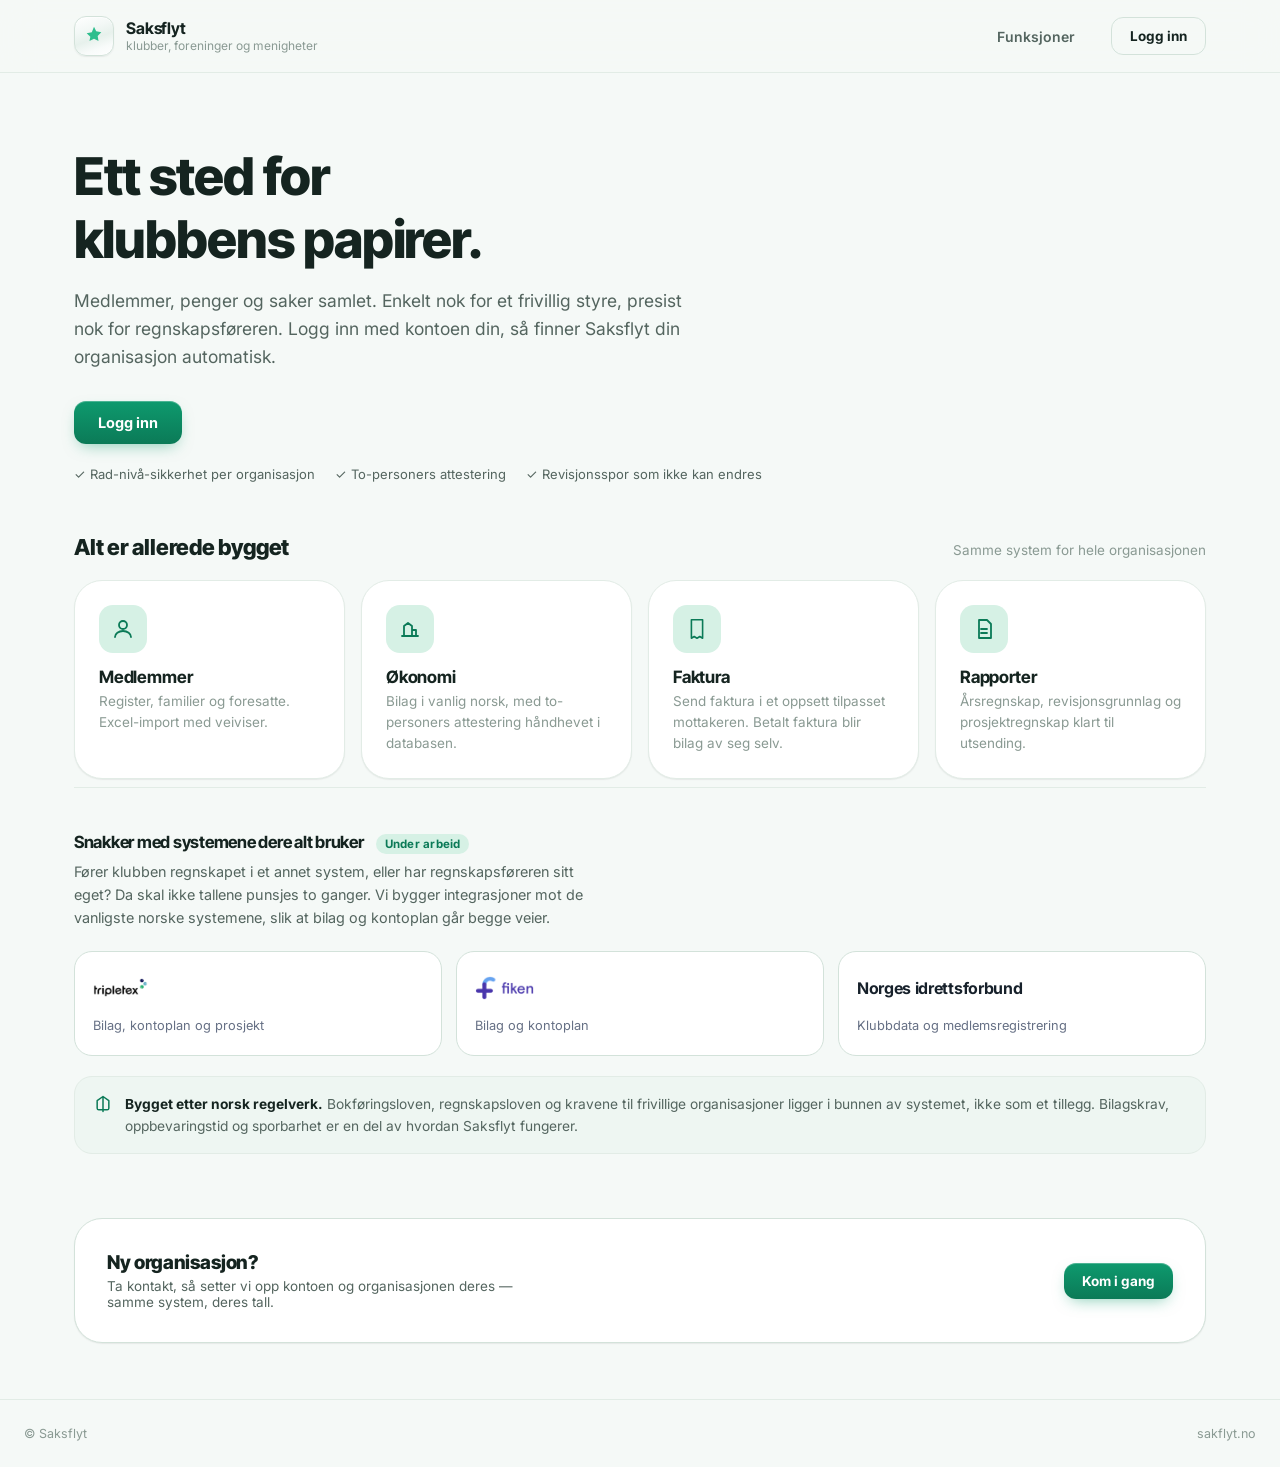
<file: index.html>
<!doctype html>
<html lang="no">
<head>
<meta charset="utf-8">
<meta name="viewport" content="width=device-width, initial-scale=1, viewport-fit=cover">
<title>Saksflyt</title>
<meta name="description" content="Saksflyt — regnskap og medlemsstyring for klubber, foreninger og menigheter i ett system.">
<meta name="theme-color" content="#0B7A57">
<link rel="icon" href="data:image/svg+xml,<svg xmlns='http://www.w3.org/2000/svg' viewBox='0 0 32 32'><rect width='32' height='32' rx='8' fill='%230E9A6E'/><text x='16' y='23' font-family='system-ui,sans-serif' font-size='19' font-weight='700' fill='white' text-anchor='middle'>S</text></svg>">
<link rel="preconnect" href="https://fonts.googleapis.com">
<link rel="preconnect" href="https://fonts.gstatic.com" crossorigin>
<link rel="stylesheet" href="https://fonts.googleapis.com/css2?family=Inter:wght@400;500;600;700;800&family=Inter+Tight:wght@600;700;800&display=swap">
<link rel="manifest" href="/manifest.webmanifest">
<link rel="apple-touch-icon" href="/ikoner/apple-touch-icon.png">
<meta name="apple-mobile-web-app-capable" content="yes">
<meta name="apple-mobile-web-app-status-bar-style" content="black-translucent">
<meta name="apple-mobile-web-app-title" content="Saksflyt">
<style>
  :root{
    --bg:#F5F9F7; --surface:#FFFFFF; --surface-2:#EEF6F2; --surface-3:#E4EFE9;
    --text:#152420; --text-2:#54655F; --text-3:#8A9A93;
    --border:#E2ECE6; --border-2:#D3E2DA;
    --mint:#2FBE8E; --mint-strong:#0E9A6E; --mint-deep:#0B7A57;
    --mint-soft:#D6F1E5; --mint-soft-2:#C1EADA;
    --shadow-1: 0 1px 2px rgba(21,36,29,.04), 0 1px 1px rgba(21,36,29,.03);
    --shadow-2: 0 10px 30px -12px rgba(21,36,29,.18), 0 2px 8px -2px rgba(21,36,29,.06);
    --shadow-3: 0 24px 60px -20px rgba(21,36,29,.28);
    --metal: linear-gradient(160deg, #FFFFFF 0%, #F3F8F6 32%, #E7F1EC 55%, #F8FBFA 78%, #FFFFFF 100%);
    --metal-border: linear-gradient(160deg, #FFFFFF, #CFE3D9);
    --radius-l:28px; --radius-m:18px; --radius-s:12px;
    --font-display: -apple-system, BlinkMacSystemFont, "SF Pro Display", "Inter Tight", Inter, sans-serif;
    --font-body: -apple-system, BlinkMacSystemFont, "SF Pro Text", Inter, sans-serif;
  }
  @media (prefers-color-scheme: dark){
    :root:not([data-theme="light"]){
      --bg:#0E1613; --surface:#16211D; --surface-2:#1B2723; --surface-3:#22322C;
      --text:#EAF3EF; --text-2:#A6B8B0; --text-3:#748A82;
      --border:#26362F; --border-2:#324740;
      --mint:#3FDBA3; --mint-strong:#4CE6AE; --mint-deep:#7FF0C4;
      --mint-soft:rgba(63,219,163,.14); --mint-soft-2:rgba(63,219,163,.22);
      --shadow-1: 0 1px 2px rgba(0,0,0,.3);
      --shadow-2: 0 10px 30px -12px rgba(0,0,0,.55), 0 2px 8px -2px rgba(0,0,0,.35);
      --shadow-3: 0 24px 60px -20px rgba(0,0,0,.6);
      --metal: linear-gradient(160deg, #212F2A 0%, #1B2723 35%, #263731 60%, #1E2B26 100%);
      --metal-border: linear-gradient(160deg, #3A4B44, #1A2622);
    }
  }
  :root[data-theme="dark"]{
    --bg:#0E1613; --surface:#16211D; --surface-2:#1B2723; --surface-3:#22322C;
    --text:#EAF3EF; --text-2:#A6B8B0; --text-3:#748A82;
    --border:#26362F; --border-2:#324740;
    --mint:#3FDBA3; --mint-strong:#4CE6AE; --mint-deep:#7FF0C4;
    --mint-soft:rgba(63,219,163,.14); --mint-soft-2:rgba(63,219,163,.22);
    --shadow-1: 0 1px 2px rgba(0,0,0,.3);
    --shadow-2: 0 10px 30px -12px rgba(0,0,0,.55), 0 2px 8px -2px rgba(0,0,0,.35);
    --shadow-3: 0 24px 60px -20px rgba(0,0,0,.6);
    --metal: linear-gradient(160deg, #212F2A 0%, #1B2723 35%, #263731 60%, #1E2B26 100%);
    --metal-border: linear-gradient(160deg, #3A4B44, #1A2622);
  }

  *{box-sizing:border-box;}
  [hidden]{display:none !important;}
  html,body{margin:0;padding:0;}
  body{
    background:var(--bg); color:var(--text); font-family:var(--font-body);
    -webkit-font-smoothing:antialiased; min-height:100vh;
    display:flex;flex-direction:column;
  }
  ::selection{background:var(--mint-soft-2);}
  .wrap{max-width:1180px;margin:0 auto;padding:0 24px;width:100%;}

  .topbar{
    position:sticky; top:0; z-index:40;
    background:color-mix(in srgb, var(--bg) 78%, transparent);
    backdrop-filter:blur(16px) saturate(1.4); -webkit-backdrop-filter:blur(16px) saturate(1.4);
    border-bottom:1px solid var(--border);
  }
  .topbar-inner{max-width:1180px;margin:0 auto;padding:16px 24px;display:flex;align-items:center;gap:16px;flex-wrap:wrap;}
  .brand{display:flex;align-items:center;gap:12px;margin-right:auto;text-decoration:none;color:inherit;}
  .brand-mark{
    width:40px;height:40px;border-radius:12px;flex:none;background:var(--metal);
    border:1px solid var(--border-2); box-shadow:var(--shadow-1), inset 0 1px 0 rgba(255,255,255,.6);
    display:flex;align-items:center;justify-content:center;
  }
  .brand-mark svg{width:22px;height:22px;display:block;}
  .brand-text .name{font-family:var(--font-display);font-weight:700;font-size:16px;letter-spacing:-.01em;line-height:1.15;}
  .brand-text .tag{font-size:12px;color:var(--text-3);}
  .nav-links{display:flex;gap:24px;align-items:center;margin-right:20px;}
  .nav-links a{color:var(--text-2);text-decoration:none;font-size:14px;font-weight:600;}
  .nav-links a:hover{color:var(--text);}
  .nav-actions{display:flex;gap:10px;align-items:center;}
  .btn, .btn-ghost{
    font-family:var(--font-body);font-weight:700;font-size:13.5px;
    padding:10px 18px;border-radius:12px;border:none;cursor:pointer;text-decoration:none;
    display:inline-flex;align-items:center;justify-content:center;white-space:nowrap;
  }
  .btn{
    background:linear-gradient(180deg, var(--mint-strong), var(--mint-deep)); color:#fff;
    box-shadow:0 6px 16px -6px rgba(14,154,110,.55), inset 0 1px 0 rgba(255,255,255,.25);
  }
  .btn-ghost{background:transparent;border:1px solid var(--border-2);color:var(--text);}
  .btn-ghost:hover{background:var(--surface-2);}
  @media (max-width:760px){.nav-links{display:none;}}

  .hero{padding:72px 0 44px;}
  .hero h1{
    font-family:var(--font-display);font-size:clamp(32px,5vw,52px);font-weight:800;
    letter-spacing:-.02em;max-width:17ch;text-wrap:balance;margin:0 0 16px;
  }
  .hero p.lead{font-size:17.5px;color:var(--text-2);max-width:58ch;margin:0 0 30px;line-height:1.6;}
  .hero-actions{display:flex;gap:12px;flex-wrap:wrap;align-items:center;}
  .hero-actions .btn, .hero-actions .btn-ghost{padding:13px 24px;font-size:14.5px;}
  .check-row{display:flex;gap:20px;margin-top:22px;flex-wrap:wrap;font-size:13px;color:var(--text-2);}
  .check-row span{display:inline-flex;align-items:center;gap:6px;}

  .section-head{display:flex;align-items:baseline;justify-content:space-between;gap:16px;margin:8px 0 4px;flex-wrap:wrap;}
  .section-head h2{font-family:var(--font-display);font-size:22px;font-weight:800;letter-spacing:-.01em;margin:0;}
  .section-head .sub{color:var(--text-3);font-size:13.5px;}

  .feature-grid{display:grid;grid-template-columns:repeat(4,1fr);gap:16px;margin:20px 0 8px;}
  @media (max-width:980px){.feature-grid{grid-template-columns:repeat(2,1fr);}}
  @media (max-width:560px){.feature-grid{grid-template-columns:1fr;}}
  .card{
    background:var(--surface);border:1px solid var(--border);border-radius:var(--radius-l);
    padding:24px;box-shadow:var(--shadow-1);
  }
  .card h3{font-family:var(--font-display);font-size:17px;font-weight:700;margin:0 0 4px;letter-spacing:-.01em;}
  .card p{font-size:13.5px;color:var(--text-3);margin:0;line-height:1.55;}
  .module-icon{
    width:48px;height:48px;border-radius:14px;display:flex;align-items:center;justify-content:center;
    background:var(--mint-soft);color:var(--mint-deep);margin-bottom:14px;
  }
  .module-icon svg{width:24px;height:24px;}

  .integrasjon{border-top:1px solid var(--border);padding:44px 0 8px;}
  .integrasjon .topp{display:flex;align-items:baseline;gap:12px;flex-wrap:wrap;margin-bottom:6px;}
  .integrasjon .topp h2{font-family:var(--font-display);font-size:1.05rem;font-weight:700;letter-spacing:-.015em;margin:0;}
  .integrasjon .badge{font-size:.72rem;font-weight:700;letter-spacing:.02em;padding:3px 9px;border-radius:999px;background:var(--mint-soft);color:var(--mint-deep);}
  .integrasjon > p{margin:6px 0 0;color:var(--text-2);font-size:.9rem;line-height:1.6;max-width:60ch;}
  .merker{display:grid;grid-template-columns:repeat(3,1fr);gap:14px;margin:22px 0 4px;}
  @media (max-width:820px){.merker{grid-template-columns:1fr;}}
  .merke-flis{border:1px solid var(--border-2);border-radius:var(--radius-m);padding:20px 18px;display:flex;flex-direction:column;gap:12px;min-height:100px;background:#FFFFFF;}
  .merke-flis .logo{height:32px;display:flex;align-items:center;justify-content:flex-start;}
  .merke-flis .logo img{display:block;width:auto;max-width:100%;}
  .merke-flis .logo img.fiken{height:24px;}
  .merke-flis .logo img.tripletex{height:19px;}
  .merke-flis .ordmerke{font-size:1rem;font-weight:700;letter-spacing:-.02em;color:#17212B;line-height:1;}
  .merke-flis .hva{font-size:.8rem;color:#667085;line-height:1.5;}
  .lov-note{margin-top:20px;display:flex;gap:12px;align-items:flex-start;border:1px solid var(--border);border-radius:var(--radius-m);background:var(--surface-2);padding:16px 18px;}
  .lov-note svg{flex:none;width:20px;height:20px;color:var(--mint-deep);margin-top:1px;}
  .lov-note p{margin:0;font-size:.86rem;color:var(--text-2);line-height:1.6;}
  .lov-note b{color:var(--text);}

  .app-band{margin:56px 0;}
  .app-band .inni{
    border:1px solid var(--border-2);border-radius:var(--radius-l);background:var(--metal);
    padding:26px 28px;display:flex;align-items:center;gap:22px;flex-wrap:wrap;box-shadow:var(--shadow-2);
  }
  .app-band .merkeikon{
    width:52px;height:52px;border-radius:15px;background:linear-gradient(180deg, var(--mint-strong), var(--mint-deep));
    color:#fff;display:grid;place-items:center;font-size:1.4rem;font-weight:700;flex:none;letter-spacing:-.03em;
    box-shadow:0 6px 16px -6px rgba(14,154,110,.5);
  }
  .app-band .tekst{flex:1;min-width:240px;}
  .app-band h2{font-family:var(--font-display);font-size:1.05rem;font-weight:700;letter-spacing:-.015em;margin:0 0 4px;}
  .app-band p{margin:0;color:var(--text-2);font-size:.9rem;line-height:1.6;max-width:56ch;}
  .app-band ol{margin:10px 0 0;padding-left:20px;color:var(--text-2);font-size:.86rem;display:flex;flex-direction:column;gap:3px;}
  .app-band .handling{flex:none;}
  #appStatus{font-size:.86rem;color:var(--mint-deep);font-weight:600;}

  .cta-band{
    margin:56px 0;padding:32px;border-radius:var(--radius-l);
    background:var(--surface); border:1px solid var(--border-2); box-shadow:var(--shadow-1);
    display:flex;align-items:center;justify-content:space-between;gap:24px;flex-wrap:wrap;
  }
  .cta-band h3{font-family:var(--font-display);font-size:19px;font-weight:800;margin:0 0 4px;letter-spacing:-.01em;}
  .cta-band p{margin:0;color:var(--text-2);font-size:13.5px;max-width:48ch;}

  footer.site-foot{
    margin-top:auto;border-top:1px solid var(--border);padding:26px 24px;
    display:flex;justify-content:space-between;gap:16px;flex-wrap:wrap;
    color:var(--text-3);font-size:12.5px;
  }
  footer.site-foot a{color:var(--text-3);}
</style>
</head>
<body>

<div class="topbar">
  <div class="topbar-inner">
    <a class="brand" href="/">
      <div class="brand-mark">
        <svg viewBox="0 0 24 24" fill="none">
          <path d="M12 2l2.4 4.86L20 8l-4 3.9.95 5.53L12 14.9l-4.95 2.53L8 12.9 4 9l5.6-1.14L12 2z" fill="url(#g1)"/>
          <defs><linearGradient id="g1" x1="4" y1="2" x2="20" y2="17"><stop offset="0" stop-color="#2FBE8E"/><stop offset="1" stop-color="#0B7A57"/></linearGradient></defs>
        </svg>
      </div>
      <div class="brand-text">
        <div class="name">Saksflyt</div>
        <div class="tag">klubber, foreninger og menigheter</div>
      </div>
    </a>
    <div class="nav-links">
      <a href="#funksjoner">Funksjoner</a>
    </div>
    <div class="nav-actions">
      <a class="btn-ghost" href="./app/">Logg inn</a>
    </div>
  </div>
</div>

<div class="wrap">
  <div class="hero">
    <h1>Ett sted for klubbens papirer.</h1>
    <p class="lead">Medlemmer, penger og saker samlet. Enkelt nok for et frivillig styre, presist nok for regnskapsføreren. Logg inn med kontoen din, så finner Saksflyt din organisasjon automatisk.</p>
    <div class="hero-actions">
      <a class="btn" href="./app/">Logg inn</a>
    </div>
    <div class="check-row">
      <span>✓ Rad-nivå-sikkerhet per organisasjon</span>
      <span>✓ To-personers attestering</span>
      <span>✓ Revisjonsspor som ikke kan endres</span>
    </div>
  </div>

  <div id="funksjoner">
    <div class="section-head"><h2>Alt er allerede bygget</h2><span class="sub">Samme system for hele organisasjonen</span></div>
    <div class="feature-grid">
      <div class="card">
        <div class="module-icon"><svg viewBox="0 0 24 24"><path d="M12 12a4 4 0 100-8 4 4 0 000 8zM4 20c0-3.3 3.6-6 8-6s8 2.7 8 6" stroke="currentColor" stroke-width="1.8" fill="none" stroke-linecap="round"/></svg></div>
        <h3>Medlemmer</h3><p>Register, familier og foresatte. Excel-import med veiviser.</p>
      </div>
      <div class="card">
        <div class="module-icon"><svg viewBox="0 0 24 24"><path d="M4 19h16M6 19V9l4-3 4 3v10M14 19v-6h4v6" stroke="currentColor" stroke-width="1.8" fill="none" stroke-linecap="round" stroke-linejoin="round"/></svg></div>
        <h3>Økonomi</h3><p>Bilag i vanlig norsk, med to-personers attestering håndhevet i databasen.</p>
      </div>
      <div class="card">
        <div class="module-icon"><svg viewBox="0 0 24 24"><path d="M6.4 2.8h11.2v18.4l-2.8-1.7-2.8 1.7-2.8-1.7-2.8 1.7z" stroke="currentColor" stroke-width="1.6" fill="none" stroke-linejoin="round"/></svg></div>
        <h3>Faktura</h3><p>Send faktura i et oppsett tilpasset mottakeren. Betalt faktura blir bilag av seg selv.</p>
      </div>
      <div class="card">
        <div class="module-icon"><svg viewBox="0 0 24 24"><path d="M7 3h8l4 4v14H7z" stroke="currentColor" stroke-width="1.8" fill="none" stroke-linejoin="round"/><path d="M9 12h6M9 16h6" stroke="currentColor" stroke-width="1.8" stroke-linecap="round"/></svg></div>
        <h3>Rapporter</h3><p>Årsregnskap, revisjonsgrunnlag og prosjektregnskap klart til utsending.</p>
      </div>
    </div>
  </div>

  <section class="integrasjon">
    <div class="topp">
      <h2>Snakker med systemene dere alt bruker</h2>
      <span class="badge">Under arbeid</span>
    </div>
    <p>Fører klubben regnskapet i et annet system, eller har regnskapsføreren sitt eget? Da skal ikke tallene punsjes to ganger. Vi bygger integrasjoner mot de vanligste norske systemene, slik at bilag og kontoplan går begge veier.</p>
    <div class="merker">
      <div class="merke-flis">
        <span class="logo"><img class="tripletex" src="[data-uri]" alt="Tripletex" width="264" height="92"></span>
        <span class="hva">Bilag, kontoplan og prosjekt</span>
      </div>
      <div class="merke-flis">
        <span class="logo"><img class="fiken" src="[data-uri]" alt="Fiken" width="264" height="108"></span>
        <span class="hva">Bilag og kontoplan</span>
      </div>
      <div class="merke-flis">
        <span class="logo"><span class="ordmerke">Norges idrettsforbund</span></span>
        <span class="hva">Klubbdata og medlemsregistrering</span>
      </div>
    </div>
    <div class="lov-note">
      <svg viewBox="0 0 24 24" fill="none" stroke="currentColor" stroke-width="1.8"><path d="M12 3v18M5 8l7-5 7 5M5 8v9a2 2 0 002 2h10a2 2 0 002-2V8" stroke-linecap="round" stroke-linejoin="round"/></svg>
      <p><b>Bygget etter norsk regelverk.</b> Bokføringsloven, regnskapsloven og kravene til frivillige organisasjoner ligger i bunnen av systemet, ikke som et tillegg. Bilagskrav, oppbevaringstid og sporbarhet er en del av hvordan Saksflyt fungerer.</p>
    </div>
  </section>

  <section class="app-band">
    <div class="inni">
      <span class="merkeikon">S</span>
      <div class="tekst">
        <h2>Ta klubben med deg</h2>
        <p id="appTekst">Legg Saksflyt på hjem-skjermen, så åpner den seg som en app — uten adressefelt, med eget ikon. Praktisk når du skal fotografere en kvittering i hallen eller slå opp et medlem på trening.</p>
        <ol id="appSteg" hidden></ol>
      </div>
      <div class="handling">
        <button class="btn" id="appKnapp" hidden>Legg til på hjem-skjermen</button>
        <span id="appStatus" hidden>Appen er allerede installert</span>
      </div>
    </div>
  </section>

  <div class="cta-band">
    <div>
      <h3>Ny organisasjon?</h3>
      <p>Ta kontakt, så setter vi opp kontoen og organisasjonen deres — samme system, deres tall.</p>
    </div>
    <a class="btn" href="./app/">Kom i gang</a>
  </div>
</div>

<footer class="site-foot">
  <span>© Saksflyt</span>
  <span>sakflyt.no</span>
</footer>

<script src="/installer.js"></script>
<script>
  (function () {
    const S = window.Saksflyt;
    if (!S) return;
    S.settOppArbeider();

    const baand  = document.querySelector(".app-band");
    const knapp  = document.getElementById("appKnapp");
    const status = document.getElementById("appStatus");
    const steg   = document.getElementById("appSteg");
    const tekst  = document.getElementById("appTekst");

    const STANDARDTEKST = tekst.textContent;
    let stegVist = false;

    function tegn() {
      const t = S.tilstand();
      baand.hidden = t === "ikke-mulig";
      if (t === "ikke-mulig") return;

      status.hidden = t !== "installert";
      knapp.hidden  = t === "installert";
      steg.hidden   = !(t === "ios-manuelt" && stegVist);

      if (t === "installert") {
        tekst.textContent = "Saksflyt ligger på hjem-skjermen din. Åpne den derfra, så slipper du adressefeltet.";
      } else {
        tekst.textContent = STANDARDTEKST;
        knapp.textContent = "Legg til på hjem-skjermen";
      }
    }

    function fyllSteg() {
      steg.innerHTML = "";
      S.IOS_STEG.forEach(function (linje) {
        const li = document.createElement("li");
        li.textContent = linje;
        steg.appendChild(li);
      });
    }

    knapp.addEventListener("click", async function () {
      const t = S.tilstand();
      if (t === "kan-spørre") {
        knapp.disabled = true;
        const ja = await S.installer();
        knapp.disabled = false;
        if (ja) tegn();
        return;
      }
      stegVist = true;
      fyllSteg();
      tekst.textContent = "Safari lar ingen nettside legge seg til selv. På iPhone gjør du det med tre trykk:";
      steg.hidden = false;
      knapp.hidden = true;
    });

    window.addEventListener("saksflyt:kan-installeres", tegn);
    window.addEventListener("saksflyt:installert", tegn);
    tegn();
    setTimeout(tegn, 1200);
  })();
</script>

</body>
</html>
</file>
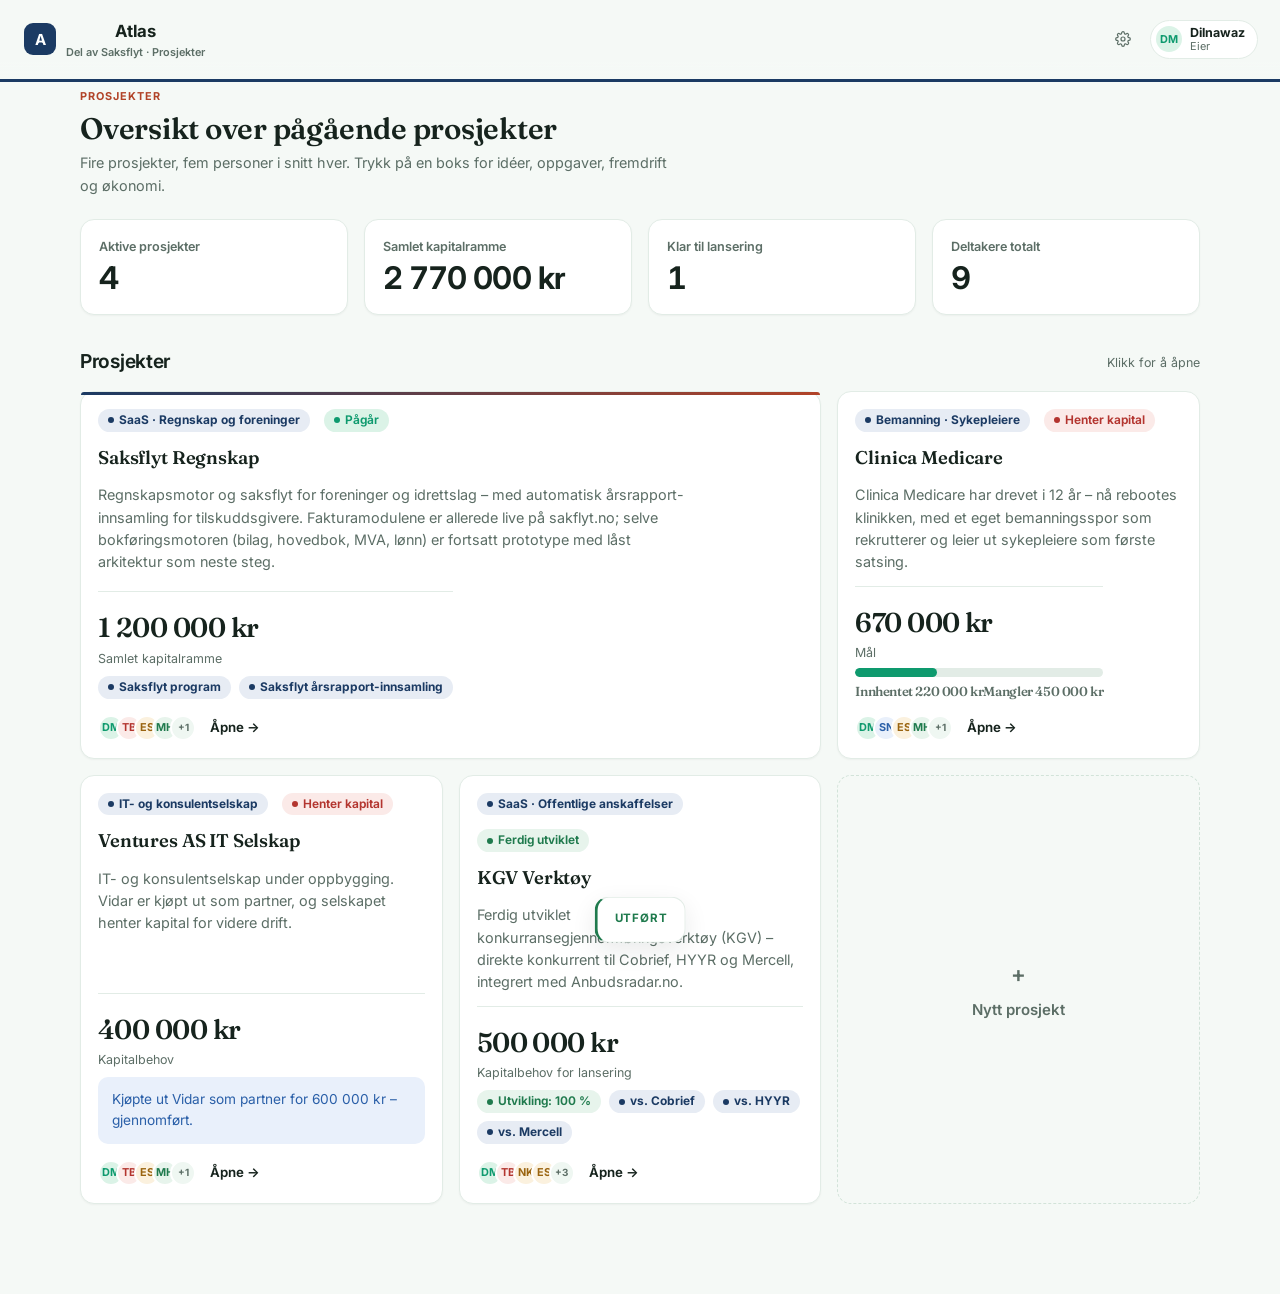
<file: atlas/index.html>
<!doctype html>
<html lang="no">
<head>
<meta charset="utf-8">
<meta name="viewport" content="width=device-width, initial-scale=1, viewport-fit=cover">
<title>Saksflyt Prosjekter — Atlas</title>
<meta name="description" content="Enkel prosjektmodul for Saksflyt: idéer, oppgaver, fremdrift og økonomi, med delt gjestetilgang.">
<meta name="theme-color" content="#1B3A63">
<link rel="icon" href="data:image/svg+xml,<svg xmlns='http://www.w3.org/2000/svg' viewBox='0 0 32 32'><rect width='32' height='32' rx='8' fill='%231B3A63'/><text x='16' y='23' font-family='system-ui,sans-serif' font-size='19' font-weight='700' fill='white' text-anchor='middle'>A</text></svg>">
<link rel="preconnect" href="https://fonts.googleapis.com">
<link rel="preconnect" href="https://fonts.gstatic.com" crossorigin>
<link rel="stylesheet" href="https://fonts.googleapis.com/css2?family=Inter:wght@400;500;600;700;800&family=Fraunces:opsz,wght@9..144,500;9..144,600;9..144,650&display=swap">
<link rel="stylesheet" href="../app/styles.css">
<link rel="stylesheet" href="../app/atlas.css">
</head>
<body>
<header class="atlas-top">
  <button type="button" class="atlas-brand" data-action="go-home">
    <span class="sb-logo">A</span>
    <span><b>Atlas</b><span class="kicker">Del av Saksflyt · Prosjekter</span></span>
  </button>
  <div class="rowline">
    <button type="button" class="btn stille icon" data-action="open-settings" title="Team og tilgang" aria-label="Team og tilgang">
      <svg viewBox="0 0 24 24"><circle cx="12" cy="12" r="3"/><path d="M19.4 15a1.7 1.7 0 0 0 .34 1.87l.06.06a2 2 0 1 1-2.83 2.83l-.06-.06a1.7 1.7 0 0 0-1.87-.34 1.7 1.7 0 0 0-1 1.55V21a2 2 0 1 1-4 0v-.09A1.7 1.7 0 0 0 9 19.4a1.7 1.7 0 0 0-1.87.34l-.06.06a2 2 0 1 1-2.83-2.83l.06-.06a1.7 1.7 0 0 0 .34-1.87 1.7 1.7 0 0 0-1.55-1H3a2 2 0 1 1 0-4h.09A1.7 1.7 0 0 0 4.6 9a1.7 1.7 0 0 0-.34-1.87l-.06-.06a2 2 0 1 1 2.83-2.83l.06.06a1.7 1.7 0 0 0 1.87.34H9a1.7 1.7 0 0 0 1-1.55V3a2 2 0 1 1 4 0v.09a1.7 1.7 0 0 0 1 1.55 1.7 1.7 0 0 0 1.87-.34l.06-.06a2 2 0 1 1 2.83 2.83l-.06.06a1.7 1.7 0 0 0-.34 1.87V9a1.7 1.7 0 0 0 1.55 1H21a2 2 0 1 1 0 4h-.09a1.7 1.7 0 0 0-1.55 1z"/></svg>
    </button>
    <div class="atlas-user">
      <button type="button" class="atlas-chip" id="userChip" data-action="toggle-user-menu"></button>
      <div class="atlas-user-menu" id="userMenu" hidden></div>
    </div>
  </div>
</header>

<main class="main" id="main" style="max-width:1180px;margin:0 auto;padding-top:6px"></main>

<div class="overlay" id="settingsOverlay" hidden>
  <div class="modal" id="settingsModal"></div>
</div>

<div class="toast" id="toast"><span class="k">Utført</span><span id="toastMsg"></span></div>

<script>
(function(){
  "use strict";

  var PEOPLE = {
    dilnawaz:{ name:"Dilnawaz Malik", role:"Eier", initials:"DM", tone:"teal" },
    erik:{ name:"Erik Solberg", role:"Prosjektleder", initials:"ES", tone:"gold" },
    maria:{ name:"Maria Haugen", role:"Økonomi", initials:"MH", tone:"green" },
    thomas:{ name:"Thomas Berg", role:"Utvikler", initials:"TB", tone:"red" },
    sara:{ name:"Sara Nilsen", role:"Fagansvarlig sykepleie", initials:"SN", tone:"blue" },
    nora:{ name:"Nora Kaldheim", role:"Marked", initials:"NK", tone:"gold" },
    vidar:{ name:"Vidar Amundsen", role:"Tidligere partner (kjøpt ut)", initials:"VA", tone:"neutral" },
    robert:{ name:"Robert Myhre", role:"Ekstern kontakt — Anbudsradar/FOA", initials:"RM", tone:"blue" },
    vidaro:{ name:"Vidar Osen", role:"Ekstern kontakt — Anbudsradar/FOA", initials:"VO", tone:"gold" },
    gjest:{ name:"Gjestebruker", role:"Delt gjestetilgang", initials:"GB", tone:"neutral" }
  };
  var TEAM_ORDER = ["dilnawaz","erik","maria","thomas","sara","nora"];
  var TONE_VARS = { teal:["--teal-soft","--teal"], gold:["--gold-soft","--gold"], green:["--green-soft","--green"], red:["--red-soft","--red"], blue:["--blue-soft","--blue"], neutral:["--hover","--muted"] };

  var idCounter = 5000;
  function nextId(){ idCounter += 1; return idCounter; }
  function kr(n){ return n.toLocaleString("nb-NO") + " kr"; }
  function esc(s){ return String(s).replace(/[&<>"']/g, function(c){ return {"&":"&amp;","<":"&lt;",">":"&gt;",'"':"&quot;","'":"&#39;"}[c]; }); }
  function avatar(personKey, size){
    var p = PEOPLE[personKey];
    var v = TONE_VARS[p.tone];
    return '<span class="avatar ' + size + '" style="background:var(' + v[0] + ');color:var(' + v[1] + ')" title="' + esc(p.name) + '">' + p.initials + "</span>";
  }

  var PROJECTS = {
    saksflyt:{
      id:"saksflyt", name:"Saksflyt Regnskap", tone:"teal",
      category:"SaaS · Regnskap og foreninger",
      status:"Pågår",
      summary:"Regnskapsmotor og saksflyt for foreninger og idrettslag – med automatisk årsrapport-innsamling for tilskuddsgivere. Fakturamodulene er allerede live på sakflyt.no; selve bokføringsmotoren (bilag, hovedbok, MVA, lønn) er fortsatt prototype med låst arkitektur som neste steg.",
      wide:true,
      goal:1200000,
      initiatives:["Saksflyt program","Saksflyt årsrapport-innsamling"],
      team:["dilnawaz","thomas","erik","maria","nora"],
      ideas:[
        { id:nextId(), title:"Budsjett med avviksvisning", person:"maria", note:"Vis planlagt vs. faktisk per kategori, rett i klubbøkonomi-fanen.", votes:5 },
        { id:nextId(), title:"Bankimport fra CSV", person:"thomas", note:"Slipper manuell registrering av kontoutskrift for mindre klubber.", votes:4 },
        { id:nextId(), title:"OCR på kvitteringer", person:"thomas", note:"Fotografer kvittering, la systemet foreslå kontering.", votes:3 },
        { id:nextId(), title:"Serverside-PDF for arkivkopi", person:"thomas", note:"Samme HTML-maler, rendret av en headless Chromium på server i stedet for nettleseren – arkivkopien blir identisk uansett hvem som åpner den.", votes:4 }
      ],
      tasks:[
        { id:nextId(), title:"Koble fakturamalene til regnskapsmodulens Invoice-tabell i stedet for lokal tilstand", person:"thomas", due:"Denne måneden", status:"Ikke startet" },
        { id:nextId(), title:"EHF-eksport — mapping mot nummerserien, e-fakturaplikt fra 1.1.2027", person:"thomas", due:"Innen nyttår", status:"Ikke startet" },
        { id:nextId(), title:"Serverside-PDF for arkivkopi (samme HTML, headless Chromium)", person:"thomas", due:"Denne måneden", status:"Ikke startet" }
      ],
      kanban:[
        { id:nextId(), title:"Bilagsføring, hovedbok og MVA-melding", person:"thomas", status:"planlagt" },
        { id:nextId(), title:"Lønnskjøring og A-melding", person:"maria", status:"planlagt" },
        { id:nextId(), title:"Tilskuddsmodul", person:"maria", status:"planlagt" },
        { id:nextId(), title:"AI-forslag til kontering", person:"thomas", status:"planlagt" },
        { id:nextId(), title:"Attestering og anvisning (firehåndsprinsipp)", person:"thomas", status:"pagar" },
        { id:nextId(), title:"EHF-eksport mot nummerserien", person:"thomas", status:"pagar" },
        { id:nextId(), title:"Rad-nivå-sikkerhet på alle tabeller", person:"thomas", status:"ferdig" },
        { id:nextId(), title:"Faktura Studio (utgående faktura) live på sakflyt.no", person:"thomas", status:"ferdig" },
        { id:nextId(), title:"Faktura generator (fakturering på vegne av leverandører) live", person:"thomas", status:"ferdig" },
        { id:nextId(), title:"Årsrapport som PDF-dokument live", person:"nora", status:"ferdig" },
        { id:nextId(), title:"Atlas prosjektmodul live", person:"dilnawaz", status:"ferdig" },
        { id:nextId(), title:"Delbetaling, forskudd og opplåsing av utstedt faktura", person:"thomas", status:"ferdig" }
      ],
      econ:[
        { label:"Saksflyt program", value:"Pågår", tone:"teal" },
        { label:"Saksflyt årsrapport-innsamling", value:"Pågår", tone:"teal" },
        { label:"Samlet kapitalramme", value:kr(1200000) }
      ],
      files:[
        { name:"saksflyt-regnskap-plan.md", type:"MD", meta:"Arkitektur og veivalg" },
        { name:"norske-lovkrav-bokforingsmotor-juli2026.md", type:"MD", meta:"Lovgrunnlag for bokføringsmotoren" },
        { name:"ehf-mapping-og-nummerserie.md", type:"MD", meta:"E-fakturaplikt fra 1.1.2027" },
        { name:"app/styles.css", type:"CSS", meta:"Designsystem, lys/mørk" }
      ],
      notes:"sakflyt.no er live på GitHub Pages med Supabase som backend. Fakturamodulene (kunde- og leverandørfakturering) og årsrapport-PDF er i produksjon og brukes. Selve bokføringsmotoren – bilag, hovedbok, MVA-melding, lønn, firehåndsprinsippet – er fortsatt en klikkbar prototype, arkitekturen er bevisst ikke låst ennå.",
      activity:[
        { person:"thomas", text:"rettet PDF-utskrift i fakturamodulen og la til betalt-status, delbetaling og opplåsing av utstedt faktura", when:"i dag", tone:"teal" },
        { person:"dilnawaz", text:"Atlas prosjektmodul pushet til main, live på sakflyt.no", when:"i går", tone:"teal" },
        { person:"nora", text:"Årsrapport som PDF-dokument satt i produksjon", when:"for 3 dager siden", tone:"gold" },
        { person:"thomas", text:"Faktura generator (fakturering på vegne av leverandører) pushet, migrasjon kjørt i produksjon", when:"for 6 dager siden", tone:"teal" },
        { person:"thomas", text:"Faktura Studio (utgående faktura) satt live, migrasjon kjørt i produksjon", when:"for 9 dager siden", tone:"teal" },
        { person:"thomas", text:"Rad-nivå-sikkerhet ferdigstilt på alle tabeller", when:"for 2 uker siden", tone:"teal" }
      ]
    },

    clinica:{
      id:"clinica", name:"Clinica Medicare", tone:"red",
      category:"Bemanning · Sykepleiere",
      status:"Henter kapital",
      summary:"Clinica Medicare har drevet i 12 år – nå rebootes klinikken, med et eget bemanningsspor som rekrutterer og leier ut sykepleiere som første satsing.",
      wide:false,
      goal:670000, missing:450000, raised:220000,
      team:["dilnawaz","sara","erik","maria","nora"],
      ideas:[
        { id:nextId(), title:"Relanseringskampanje: \u00ab12 \u00e5r, ny start\u00bb", person:"nora", note:"Bruk historikken og det kjente navnet aktivt i markedsf\u00f8ringen i stedet for \u00e5 late som klinikken er ny \u2013 12 \u00e5rs drift er tillit, ikke st\u00f8v.", votes:4 },
        { id:nextId(), title:"Samarbeidsavtale med bemanningsbyrå", person:"erik", note:"Supplerer egen rekruttering i oppstartsfasen.", votes:4 },
        { id:nextId(), title:"Rekrutteringskampanje mot sykepleierstudenter", person:"nora", note:"Siste års studenter ved OsloMet og VID.", votes:3 },
        { id:nextId(), title:"Sign-on-bonus for helgevakter", person:"sara", note:"Helg er der bemanningsbehovet er størst.", votes:2 }
      ],
      tasks:[
        { id:nextId(), title:"Signere avtale med Clinica Medicare", person:"dilnawaz", due:"Denne uken", status:"Pågår" },
        { id:nextId(), title:"Lyse ut sykepleierstillinger", person:"sara", due:"Denne uken", status:"Ikke startet" },
        { id:nextId(), title:"Sette opp vaktplan-mal", person:"erik", due:"Denne måneden", status:"Ikke startet" }
      ],
      kanban:[
        { id:nextId(), title:"Rekrutteringskampanje", person:"nora", status:"planlagt" },
        { id:nextId(), title:"Onboardingsplan for nyansatte", person:"sara", status:"planlagt" },
        { id:nextId(), title:"Intervjurunde sykepleiere", person:"sara", status:"pagar" },
        { id:nextId(), title:"Kapitalinnhenting, runde 2", person:"dilnawaz", status:"pagar" },
        { id:nextId(), title:"Avtaleutkast med Clinica Medicare", person:"erik", status:"ferdig" },
        { id:nextId(), title:"Budsjett satt til 670 000 kr", person:"maria", status:"ferdig" },
        { id:nextId(), title:"Beslutning: reboot av klinikken etter 12 år", person:"dilnawaz", status:"ferdig" }
      ],
      econ:[
        { label:"Mål", value:kr(670000) },
        { label:"Innhentet", value:kr(220000), tone:"green" },
        { label:"Mangler", value:kr(450000), tone:"red" },
        { label:"År i drift før reboot", value:"12 år" }
      ],
      econCategories:["Bemanning","Rekruttering","Administrasjon"],
      files:[
        { name:"Avtaleutkast – Clinica Medicare.pdf", type:"PDF", meta:"Til signering" },
        { name:"Budsjett Clinica Medicare.xlsx", type:"XLS", meta:"Oppdatert denne uken" },
        { name:"Vaktplan-mal.xlsx", type:"XLS", meta:"Utkast" },
        { name:"Reboot – posisjonsnotat.md", type:"MD", meta:"12 år, ny start" }
      ],
      notes:"12 år gammel klinikk som nå relanseres. Bemanningssporet – egne sykepleiere i fast turnus, ikke innleie fra byrå – er den første konkrete satsingen i rebooten. Historikken og det kjente navnet er fundamentet: en eksisterende pasientbase å bygge relanseringen på, ikke en start fra null. Mål: første sykepleiere i turnus innen kapitalrunde 2 er lukket.",
      activity:[
        { person:"maria", text:"Kapitalrunde 1 fullført – 220 000 kr innhentet", when:"for 2 dager siden", tone:"green" },
        { person:"erik", text:"Avtaleutkast sendt til Clinica Medicare for gjennomgang", when:"for 4 dager siden", tone:"neutral" },
        { person:"sara", text:"Kravspesifikasjon for sykepleierstillinger klar", when:"for 1 uke siden", tone:"blue" },
        { person:"maria", text:"Budsjett satt til 670 000 kr, mål og milepæler avklart", when:"for 2 uker siden", tone:"neutral" },
        { person:"dilnawaz", text:"Besluttet å reboote Clinica Medicare etter 12 års drift, med bemanning som første satsing", when:"for 3 uker siden", tone:"red" }
      ]
    },

    ventures:{
      id:"ventures", name:"Ventures AS IT Selskap", tone:"gold",
      category:"IT- og konsulentselskap",
      status:"Henter kapital",
      summary:"IT- og konsulentselskap under oppbygging. Vidar er kjøpt ut som partner, og selskapet henter kapital for videre drift.",
      wide:false,
      need:400000, buyout:600000, buyoutPerson:"vidar",
      team:["dilnawaz","thomas","erik","maria","vidar"],
      ideas:[
        { id:nextId(), title:"Fastpris-pakker for små bedrifter", person:"erik", note:"Regnskap, IT-drift og support i én avtale.", votes:4 },
        { id:nextId(), title:"Partnerskap med regnskapsbyråer", person:"dilnawaz", note:"De har kundene, vi har den tekniske leveransen.", votes:3 },
        { id:nextId(), title:"Pilotprosjekt med første eksterne kunde", person:"thomas", note:"Referansecase før salgsmateriell lages.", votes:3 },
        { id:nextId(), title:"Selg Saksflyt-modulene som eget produkt", person:"dilnawaz", note:"Fakturamodulene og Atlas er allerede bygget internt – de er en reell produktlinje, ikke bare interne verktøy.", votes:4 }
      ],
      tasks:[
        { id:nextId(), title:"Signere utkjøpsavtale med Vidar", person:"dilnawaz", due:"Ferdig", status:"Ferdig" },
        { id:nextId(), title:"Sette opp selskapsstruktur og fullmakter", person:"maria", due:"Denne uken", status:"Pågår" },
        { id:nextId(), title:"Bygge tjenesteportefølje og prisliste", person:"erik", due:"Denne måneden", status:"Ikke startet" }
      ],
      kanban:[
        { id:nextId(), title:"Tjenestepakker og prisliste", person:"erik", status:"planlagt" },
        { id:nextId(), title:"Ny nettside", person:"thomas", status:"planlagt" },
        { id:nextId(), title:"Kapitalinnhenting", person:"dilnawaz", status:"pagar" },
        { id:nextId(), title:"Ansette første konsulent", person:"maria", status:"pagar" },
        { id:nextId(), title:"Utkjøp av Vidar gjennomført", person:"dilnawaz", status:"ferdig" },
        { id:nextId(), title:"Selskap stiftet", person:"maria", status:"ferdig" }
      ],
      econ:[
        { label:"Kapitalbehov", value:kr(400000), tone:"gold" },
        { label:"Utkjøp av partner (Vidar) – gjennomført", value:kr(600000) }
      ],
      files:[
        { name:"Utkjøpsavtale – Vidar.pdf", type:"PDF", meta:"Signert" },
        { name:"Selskapsavtale Ventures AS.pdf", type:"PDF", meta:"Gjeldende versjon" },
        { name:"Tjenesteportefølje – utkast.md", type:"MD", meta:"Prisliste under arbeid" }
      ],
      notes:"Kapitalbehovet på 400 000 kr dekker drift og første ansettelser frem til selskapet har egne kunder. Selskapets første, konkrete leveranse er allerede reell: fakturamodulene og Atlas i Saksflyt-repoet er bygget her – det er fundamentet for tjenesteporteføljen, ikke bare et internt sideprosjekt.",
      activity:[
        { person:"maria", text:"Kapitalbehov satt til 400 000 kr for videre drift", when:"i går", tone:"gold" },
        { person:"dilnawaz", text:"Utkjøp av Vidar gjennomført for 600 000 kr", when:"for 5 dager siden", tone:"neutral" },
        { person:"maria", text:"Selskap stiftet", when:"for 3 uker siden", tone:"neutral" }
      ]
    },

    kgv:{
      id:"kgv", name:"KGV Verktøy", tone:"green",
      category:"SaaS · Offentlige anskaffelser",
      status:"Ferdig utviklet",
      summary:"Ferdig utviklet konkurransegjennomføringsverktøy (KGV) – direkte konkurrent til Cobrief, HYYR og Mercell, integrert med Anbudsradar.no.",
      wide:false,
      need:500000, devPct:100,
      competitors:["Cobrief","HYYR","Mercell"],
      integration:"Anbudsradar.no",
      team:["dilnawaz","thomas","nora","erik","maria","robert","vidaro"],
      ideas:[
        { id:nextId(), title:"Fastpris-abonnement for kommuner", person:"nora", note:"Lavere terskel enn dagens konkurrenter for mindre kommuner.", votes:5 },
        { id:nextId(), title:"Posisjoner KGV som gjennomføringslaget FOA/Anbudsradar mangler", person:"dilnawaz", note:"Anbudsradar er sterke på varsling (Doffin/TED), men har ikke et fullverdig verktøy for selve konkurransegjennomføringen. Samme integrasjon, komplementært produkt – ikke en frontal krig om samme kunde.", votes:5 },
        { id:nextId(), title:"Integrasjon mot Doffin", person:"thomas", note:"Automatisk henting av kunngjøringer.", votes:4 },
        { id:nextId(), title:"Distribusjonsavtale med Anbudsradar.no", person:"dilnawaz", note:"Bygge videre på eksisterende integrasjon.", votes:4 }
      ],
      tasks:[
        { id:nextId(), title:"Klargjøre demo for potensielle kunder", person:"nora", due:"Denne uken", status:"Pågår" },
        { id:nextId(), title:"Sette pris- og pakkestruktur", person:"erik", due:"Denne uken", status:"Ikke startet" },
        { id:nextId(), title:"Onboarde første pilotkunde", person:"thomas", due:"Denne måneden", status:"Ikke startet" }
      ],
      kanban:[
        { id:nextId(), title:"Doffin-integrasjon", person:"thomas", status:"planlagt" },
        { id:nextId(), title:"Prismodell for kommuner", person:"erik", status:"planlagt" },
        { id:nextId(), title:"Salgsmateriell", person:"nora", status:"pagar" },
        { id:nextId(), title:"Pilotsamtaler med tre kommuner", person:"nora", status:"pagar" },
        { id:nextId(), title:"Markedsnotat: FOA/Anbudsradar sin forretningsmodell", person:"robert", status:"pagar" },
        { id:nextId(), title:"Kjernefunksjonalitet KGV", person:"thomas", status:"ferdig" },
        { id:nextId(), title:"Integrasjon med Anbudsradar.no", person:"thomas", status:"ferdig" },
        { id:nextId(), title:"Konkurrentanalyse (Cobrief, HYYR, Mercell)", person:"dilnawaz", status:"ferdig" }
      ],
      econ:[
        { label:"Kapitalbehov for lansering", value:kr(500000), tone:"green" },
        { label:"Utvikling", value:"100 % ferdig" },
        { label:"Kunngjøringer overvåket av Anbudsradar (Doffin+TED)", value:"188 000+" },
        { label:"Historiske tildelinger i Anbudsradars database", value:"70 000+" }
      ],
      files:[
        { name:"KGV Verktøy – produktark.pdf", type:"PDF", meta:"Til salgsmøter" },
        { name:"Konkurrentanalyse.xlsx", type:"XLS", meta:"Cobrief · HYYR · Mercell" },
        { name:"Integrasjonsdokumentasjon – Anbudsradar.pdf", type:"PDF", meta:"Teknisk" },
        { name:"Markedsnotat – Anbudsradar og FOA.md", type:"MD", meta:"Robert Myhre, august 2026" }
      ],
      notes:"Verktøyet er ferdig utviklet. Kapitalen på 500 000 kr går til salg, markedsføring og onboarding av de første kundene. Anbudsradar.no leveres av FOA (Forum for offentlige anskaffelser) – et kurs- og rådgivningsmiljø innen offentlige anskaffelser, ikke et renkokt SaaS-selskap. Verktøyet overvåker Doffin og TED (188 000+ kunngjøringer), rangerer treff mot kundens profil og gir konkurrentinnsikt fra 70 000+ historiske tildelinger – sterkt på selve varslingen. Prisen oppgis ikke åpent; man må be om tilbud etter en 14-dagers prøveperiode, typisk for en salgsdrevet modell bygget rundt kurs og rådgivning, med verktøyet som tillegg – ikke et fullverdig konkurransegjennomføringsverktøy for selve gjennomføringen, der KGV Verktøy, Cobrief, HYYR og Mercell faktisk konkurrerer. Om FOA/Anbudsradar aktivt henter kapital er ikke noe jeg har funnet bekreftet offentlig, men modellen har typiske trekk av et miljø som ikke er bygget for skala. Det er markedsåpningen: KGV Verktøy er allerede integrert med Anbudsradar.no og kan posisjoneres som gjennomføringslaget de selv ikke har.",
      activity:[
        { person:"robert", text:"kartla FOA/Anbudsradar sin forretningsmodell – kurs- og rådgivningsdrevet, ikke selvbetjent SaaS", when:"i dag", tone:"green" },
        { person:"thomas", text:"Integrasjon med Anbudsradar.no fullført", when:"for 3 dager siden", tone:"green" },
        { person:"dilnawaz", text:"Konkurrentanalyse av Cobrief, HYYR og Mercell ferdigstilt", when:"for 6 dager siden", tone:"neutral" },
        { person:"nora", text:"Kapitalbehov for lansering satt til 500 000 kr", when:"for 1 uke siden", tone:"gold" },
        { person:"thomas", text:"Kjernefunksjonalitet i KGV Verktøy erklært ferdig utviklet", when:"for 2 uker siden", tone:"green" }
      ]
    }
  };
  var PROJECT_ORDER = ["saksflyt","clinica","ventures","kgv"];

  var TABS = [
    { key:"oversikt", label:"Oversikt" },
    { key:"ideer", label:"Idéer" },
    { key:"oppgaver", label:"Oppgaver" },
    { key:"fremdrift", label:"Fremdrift" },
    { key:"okonomi", label:"Økonomi" },
    { key:"filer", label:"Filer og notater" },
    { key:"aktivitet", label:"Aktivitet" }
  ];

  var state = {
    view:"home", projectId:null, tab:"oversikt",
    currentUser:"dilnawaz", userMenuOpen:false, settingsOpen:false,
    guestEnabled:true, guestScope:{ okonomi:true, filer:true, aktivitet:false }
  };
  function isGuest(){ return state.currentUser === "gjest"; }

  var toastTimer = null;
  function toast(msg){
    var el = document.getElementById("toast");
    document.getElementById("toastMsg").textContent = msg;
    el.classList.add("show");
    clearTimeout(toastTimer);
    toastTimer = setTimeout(function(){ el.classList.remove("show"); }, 3200);
  }

  function renderTopbar(){
    var me = PEOPLE[state.currentUser];
    var v = TONE_VARS[me.tone];
    document.getElementById("userChip").innerHTML =
      '<span class="avatar sm" style="background:var(' + v[0] + ');color:var(' + v[1] + ')">' + me.initials + '</span>' +
      '<span class="txt"><b>' + esc(me.name.split(" ")[0]) + '</b><span>' + esc(me.role) + '</span></span>';

    var menu = document.getElementById("userMenu");
    menu.hidden = !state.userMenuOpen;
    var html = '<div class="lbl">Logget inn som</div>';
    TEAM_ORDER.forEach(function(key){
      var p = PEOPLE[key];
      html += '<button type="button" class="' + (state.currentUser === key ? "on" : "") + '" data-action="switch-user" data-user="' + key + '">' +
        avatar(key, "sm") + '<span><b style="display:block;font-size:.83rem;font-weight:640;">' + esc(p.name) + '</b><small style="color:var(--muted);font-size:.72rem;">' + esc(p.role) + '</small></span></button>';
    });
    html += '<hr>';
    html += '<button type="button" class="' + (state.currentUser === "gjest" ? "on" : "") + '" data-action="switch-user" data-user="gjest">' +
      avatar("gjest", "sm") + '<span><b style="display:block;font-size:.83rem;font-weight:640;">Gjestebruker</b><small style="color:var(--muted);font-size:.72rem;">Delt, samtidig innlogging</small></span></button>';
    html += '<div class="hint">Flere personer kan bruke gjestepålogging samtidig. Gjester har kun lesetilgang.</div>';
    menu.innerHTML = html;
  }

  function computeStats(){
    var totalGoal = 0, ready = 0, people = {};
    PROJECT_ORDER.forEach(function(id){
      var p = PROJECTS[id];
      totalGoal += p.goal || p.need || 0;
      if (p.devPct === 100) ready += 1;
      p.team.forEach(function(t){ people[t] = true; });
    });
    return { count: PROJECT_ORDER.length, totalGoal: totalGoal, ready: ready, people: Object.keys(people).length };
  }

  function badge(text, tone){
    return '<span class="badge' + (tone ? " " + tone : " neutral") + '">' + esc(text) + '</span>';
  }

  function moneyBlockForCard(p){
    if (p.id === "clinica"){
      var pct = Math.round((p.raised / p.goal) * 100);
      return (
        '<div class="stort">' + kr(p.goal) + '</div><div class="tiny dim">Mål</div>' +
        '<div class="fremdrift" style="margin-top:6px"><div class="spor"><i style="width:' + pct + '%"></i></div>' +
        '<div class="tall"><span>Innhentet ' + kr(p.raised) + '</span><span>Mangler ' + kr(p.missing) + '</span></div></div>'
      );
    }
    if (p.id === "ventures"){
      return (
        '<div class="stort">' + kr(p.need) + '</div><div class="tiny dim">Kapitalbehov</div>' +
        '<div class="note info" style="margin-top:8px">Kjøpte ut Vidar som partner for ' + kr(p.buyout) + ' – gjennomført.</div>'
      );
    }
    if (p.id === "saksflyt"){
      return (
        '<div class="stort">' + kr(p.goal) + '</div><div class="tiny dim">Samlet kapitalramme</div>' +
        '<div class="rowline" style="margin-top:8px">' + p.initiatives.map(function(i){ return badge(i); }).join("") + '</div>'
      );
    }
    if (p.id === "kgv"){
      return (
        '<div class="stort">' + kr(p.need) + '</div><div class="tiny dim">Kapitalbehov for lansering</div>' +
        '<div class="rowline" style="margin-top:8px">' + badge("Utvikling: 100 %", "green") +
          p.competitors.map(function(c){ return badge("vs. " + c); }).join("") + '</div>'
      );
    }
    return "";
  }

  function statusTone(status){
    return { "Pågår":"teal", "Henter kapital":"red", "Ferdig utviklet":"green" }[status] || "neutral";
  }

  function renderCard(p){
    var teamHtml = p.team.slice(0, 4).map(function(t){ return avatar(t, "sm"); }).join("");
    var extra = p.team.length > 4 ? '<span class="atlas-more">+' + (p.team.length - 4) + '</span>' : "";
    return (
      '<button type="button" class="kort atlas-card' + (p.wide ? " wide" : "") + '" data-action="open-project" data-id="' + p.id + '">' +
        '<div class="between"><span class="badge neutral">' + esc(p.category) + '</span>' + badge(p.status, statusTone(p.status)) + '</div>' +
        '<h3 style="font-size:1.15rem;">' + esc(p.name) + '</h3>' +
        '<p class="sub" style="margin:0">' + esc(p.summary) + '</p>' +
        '<div style="border-top:1px solid var(--line);padding-top:14px;margin-top:auto">' + moneyBlockForCard(p) + '</div>' +
        '<div class="between" style="margin-top:4px"><div class="atlas-avatars">' + teamHtml + extra + '</div><span class="strong" style="font-size:.83rem">Åpne →</span></div>' +
      '</button>'
    );
  }

  function renderHome(){
    var s = computeStats();
    var html = '';
    html += '<div class="eyebrow">Prosjekter</div>';
    html += '<h1>Oversikt over pågående prosjekter</h1>';
    html += '<p class="sub">Fire prosjekter, fem personer i snitt hver. Trykk på en boks for idéer, oppgaver, fremdrift og økonomi.</p>';
    html += '<div class="grid g4" style="margin-top:22px">';
    html += '<div class="kpi"><span class="k">Aktive prosjekter</span><span class="v">' + s.count + '</span></div>';
    html += '<div class="kpi"><span class="k">Samlet kapitalramme</span><span class="v">' + kr(s.totalGoal) + '</span></div>';
    html += '<div class="kpi"><span class="k">Klar til lansering</span><span class="v">' + s.ready + '</span></div>';
    html += '<div class="kpi"><span class="k">Deltakere totalt</span><span class="v">' + s.people + '</span></div>';
    html += '</div>';
    html += '<div class="between" style="margin-top:32px;margin-bottom:14px"><h2>Prosjekter</h2><span class="tiny dim">Klikk for å åpne</span></div>';
    html += '<div class="atlas-bento">';
    PROJECT_ORDER.forEach(function(id){ html += renderCard(PROJECTS[id]); });
    html += '<button type="button" class="atlas-ghost" data-action="new-project"><span style="font-size:1.4rem">+</span>Nytt prosjekt</button>';
    html += '</div>';
    document.getElementById("main").innerHTML = html;
  }

  function statTilesFor(p){
    if (p.id === "clinica") return [
      { label:"Mål", value:kr(p.goal) }, { label:"Innhentet", value:kr(p.raised) },
      { label:"Mangler", value:kr(p.missing) }, { label:"Deltakere", value:String(p.team.length) }
    ];
    if (p.id === "ventures") return [
      { label:"Kapitalbehov", value:kr(p.need) }, { label:"Utkjøp gjennomført", value:kr(p.buyout) },
      { label:"Deltakere", value:String(p.team.length) }, { label:"Status", value:p.status }
    ];
    if (p.id === "kgv") return [
      { label:"Kapitalbehov", value:kr(p.need) }, { label:"Utvikling", value:p.devPct + " %" },
      { label:"Konkurrenter kartlagt", value:String(p.competitors.length) }, { label:"Deltakere", value:String(p.team.length) }
    ];
    var open = p.tasks.filter(function(t){ return t.status !== "Ferdig"; }).length;
    return [
      { label:"Samlet kapitalramme", value:kr(p.goal) }, { label:"Deltakere", value:String(p.team.length) },
      { label:"Åpne oppgaver", value:String(open) }, { label:"Status", value:p.status }
    ];
  }

  function renderDetailHead(p){
    var stats = statTilesFor(p);
    var html = '';
    html += '<button type="button" class="btn stille" data-action="go-home">← Alle prosjekter</button>';
    html += '<div class="topbar" style="margin-top:8px"><div><span class="badge neutral">' + esc(p.category) + '</span><h1 style="margin-top:8px">' + esc(p.name) + '</h1><p class="sub">' + esc(p.summary) + '</p></div>';
    html += badge(p.status, statusTone(p.status)) + '</div>';
    html += '<div class="grid g4" style="margin:22px 0">' + stats.map(function(t){
      return '<div class="kpi"><span class="k">' + esc(t.label) + '</span><span class="v">' + t.value + '</span></div>';
    }).join("") + '</div>';
    if (isGuest()){
      html += '<div class="atlas-guest-banner">Gjestevisning – lesetilgang. Idéer, oppgaver og fremdrift kan ikke endres.</div>';
    }
    html += '<nav class="faner">' + TABS.map(function(t){
      return '<button type="button" class="' + (state.tab === t.key ? "on" : "") + '" data-action="switch-tab" data-tab="' + t.key + '">' + t.label + '</button>';
    }).join("") + '</nav>';
    return html;
  }

  function renderOversikt(p){
    var html = '<div class="split">';
    html += '<div class="stack">';
    html += '<div class="card"><div class="card-head"><h2>Om prosjektet</h2></div><div class="card-body"><p class="sub" style="margin:0">' + esc(p.summary) + '</p></div></div>';
    html += '<div class="card"><div class="card-head"><h2>Siste hendelser</h2></div><div class="card-body"><div class="deadline-list">' + p.activity.slice(0, 3).map(function(a){
      return '<div class="deadline ' + (a.tone || "neutral") + '"><span class="stripe"></span><div class="deadline-text"><b>' + esc(PEOPLE[a.person].name.split(" ")[0]) + ' ' + esc(a.text) + '</b><small>' + esc(a.when) + '</small></div><span></span></div>';
    }).join("") + '</div></div></div>';
    html += '</div>';
    html += '<div class="stack">';
    html += '<div class="card"><div class="card-head"><h2>Deltakere</h2></div><div class="card-body"><div class="rowline">' + p.team.map(function(t){
      var pe = PEOPLE[t];
      return '<div class="atlas-person">' + avatar(t, "sm") + '<span><b style="display:block;font-size:.83rem;font-weight:640;">' + esc(pe.name) + '</b><small style="color:var(--muted);font-size:.75rem;">' + esc(pe.role) + '</small></span></div>';
    }).join("") + '</div></div></div>';
    html += '<div class="card"><div class="card-head"><h2>Notat</h2></div><div class="card-body"><p class="sub" style="margin:0">' + esc(p.notes) + '</p></div></div>';
    html += '</div></div>';
    return html;
  }

  function renderIdeer(p){
    var guest = isGuest();
    var html = '<div class="stack">';
    if (!p.ideas.length){ html += '<div class="empty"><b>Ingen idéer ennå</b><p>Legg til den første under.</p></div>'; }
    p.ideas.forEach(function(idea){
      html += '<div class="atlas-row"><div><span class="tittel">' + esc(idea.title) + '</span><p class="notat">' + esc(idea.note) + '</p>' +
        '<div class="meta">' + avatar(idea.person, "xs") + '<span>' + esc(PEOPLE[idea.person].name) + '</span><span>·</span><span>' + idea.votes + ' stemmer</span></div></div>' +
        '<div class="atlas-actions"><button type="button" class="btn primary sm" data-action="idea-to-task" data-id="' + idea.id + '"' + (guest ? " disabled title=\"Gjester har kun lesetilgang\"" : "") + '>Gjør til oppgave →</button></div></div>';
    });
    html += '</div>';
    html += '<form class="atlas-add-row" data-action="add-idea">' +
      '<input type="text" name="title" placeholder="Ny idé …" required' + (guest ? " disabled" : "") + '>' +
      '<button type="submit" class="btn primary"' + (guest ? " disabled" : "") + '>Legg til</button></form>';
    return html;
  }

  function renderOppgaver(p){
    var guest = isGuest();
    var tone = { "Ikke startet":"neutral", "Pågår":"gold", "Ferdig":"green" };
    var html = '<div class="stack">';
    p.tasks.forEach(function(t){
      html += '<div class="atlas-row"><div><span class="tittel">' + esc(t.title) + '</span>' +
        '<div class="meta">' + avatar(t.person, "xs") + '<span>' + esc(PEOPLE[t.person].name) + '</span><span>·</span><span>Frist: ' + esc(t.due) + '</span></div></div>' +
        '<div class="atlas-actions">' + badge(t.status, tone[t.status]) +
        (guest ? "" : '<button type="button" class="btn sm" data-action="cycle-task" data-id="' + t.id + '">Endre status</button>') +
        '</div></div>';
    });
    html += '</div>';
    return html;
  }

  var KCOLS = [
    { key:"planlagt", label:"Planlagt", tone:"neutral" },
    { key:"pagar", label:"Pågår", tone:"gold" },
    { key:"ferdig", label:"Ferdig", tone:"green" }
  ];
  function renderFremdrift(p){
    var guest = isGuest();
    var html = '<div class="atlas-kanban">';
    KCOLS.forEach(function(col){
      var items = p.kanban.filter(function(k){ return k.status === col.key; });
      html += '<div class="atlas-kcol" data-action="kcol" data-status="' + col.key + '">';
      html += '<div class="atlas-kcol-head">' + badge(col.label, col.tone) + '<span class="antall">' + items.length + '</span></div>';
      items.forEach(function(k){
        html += '<div class="atlas-kcard"' + (guest ? "" : ' draggable="true"') + ' data-action="kcard" data-id="' + k.id + '">' +
          '<div class="tittel">' + esc(k.title) + '</div>' +
          '<div class="meta">' + avatar(k.person, "xs") + '<span>' + esc(PEOPLE[k.person].name.split(" ")[0]) + '</span></div></div>';
      });
      html += '</div>';
    });
    html += '</div>';
    if (!guest) html += '<p class="tiny dim" style="margin-top:14px">Dra kort mellom kolonnene for å oppdatere status.</p>';
    return html;
  }

  function renderOkonomi(p){
    var html = '<div class="split"><div class="card"><div class="card-head"><h2>Nøkkeltall</h2></div><div class="card-body">';
    html += '<table class="atlas-econ-table"><tbody>';
    p.econ.forEach(function(row){ html += '<tr><td>' + esc(row.label) + '</td><td>' + esc(row.value) + '</td></tr>'; });
    html += '</tbody></table>';
    if (p.econCategories){
      html += '<div class="rowline" style="margin-top:14px">' + p.econCategories.map(function(c){ return badge(c); }).join("") + '</div>';
    }
    html += '</div></div><div class="card"><div class="card-head"><h2>Om tallene</h2></div><div class="card-body"><p class="sub" style="margin:0">' + esc(p.notes) + '</p></div></div></div>';
    return html;
  }

  function renderFiler(p){
    var guest = isGuest();
    var html = '<div class="split"><div class="card"><div class="card-head"><h2>Filer</h2></div><div class="card-body">';
    p.files.forEach(function(f){
      html += '<div class="atlas-file-row"><span class="atlas-filetype">' + f.type + '</span><div><b>' + esc(f.name) + '</b><div class="tiny dim">' + esc(f.meta) + '</div></div></div>';
    });
    html += '</div></div><div class="card"><div class="card-head"><h2>Notater</h2></div><div class="card-body"><textarea rows="6"' + (guest ? " readonly" : "") + '>' + esc(p.notes) + '</textarea></div></div></div>';
    return html;
  }

  function renderAktivitet(p){
    var html = '<div class="card"><div class="card-body"><div class="deadline-list">';
    p.activity.forEach(function(a){
      html += '<div class="deadline ' + (a.tone || "neutral") + '"><span class="stripe"></span><div class="deadline-text"><b>' + esc(PEOPLE[a.person].name) + '</b><small>' + esc(a.text) + ' — ' + esc(a.when) + '</small></div><span></span></div>';
    });
    html += '</div></div></div>';
    return html;
  }

  function renderTabPanel(p){
    var fn = { oversikt:renderOversikt, ideer:renderIdeer, oppgaver:renderOppgaver, fremdrift:renderFremdrift, okonomi:renderOkonomi, filer:renderFiler, aktivitet:renderAktivitet }[state.tab];
    return fn(p);
  }

  function renderProject(){
    var p = PROJECTS[state.projectId];
    document.getElementById("main").innerHTML = renderDetailHead(p) + '<div id="tabPanel">' + renderTabPanel(p) + '</div>';
    bindKanbanDnD();
  }

  function bindKanbanDnD(){
    if (isGuest()) return;
    document.querySelectorAll('.atlas-kcard[draggable="true"]').forEach(function(c){
      c.addEventListener("dragstart", function(e){
        e.dataTransfer.setData("text/plain", c.getAttribute("data-id"));
        e.dataTransfer.effectAllowed = "move";
      });
    });
    document.querySelectorAll(".atlas-kcol").forEach(function(col){
      col.addEventListener("dragover", function(e){ e.preventDefault(); col.classList.add("over"); });
      col.addEventListener("dragleave", function(){ col.classList.remove("over"); });
      col.addEventListener("drop", function(e){
        e.preventDefault(); col.classList.remove("over");
        var id = parseInt(e.dataTransfer.getData("text/plain"), 10);
        var status = col.getAttribute("data-status");
        var p = PROJECTS[state.projectId];
        var card = p.kanban.find(function(k){ return k.id === id; });
        if (card && card.status !== status){
          card.status = status;
          document.getElementById("tabPanel").innerHTML = renderTabPanel(p);
          bindKanbanDnD();
          toast("«" + card.title + "» flyttet til " + KCOLS.find(function(c){ return c.key === status; }).label);
        }
      });
    });
  }

  function renderSettings(){
    var overlay = document.getElementById("settingsOverlay");
    overlay.hidden = !state.settingsOpen;
    if (!state.settingsOpen) return;
    var html = '<div class="modal-head"><h2>Team og tilgang</h2><p>Hver person har sin egen innlogging. I tillegg finnes én delt gjestetilgang.</p></div>';
    html += '<div class="modal-body"><div class="stack">';
    TEAM_ORDER.forEach(function(key){
      var p = PEOPLE[key];
      html += '<div class="rowline" style="justify-content:space-between">' +
        '<span class="rowline">' + avatar(key, "md") + '<span><b style="display:block;font-size:.87rem;font-weight:640;">' + esc(p.name) + '</b><small style="color:var(--muted);font-size:.78rem;">' + esc(p.role) + '</small></span></span>' +
        badge(key === "dilnawaz" ? "Eier" : "Medlem") + '</div>';
    });
    html += '</div>';
    html += '<form class="rowline" style="margin-top:14px" data-action="invite"><input type="email" placeholder="navn@epost.no" required style="flex:1"><button type="submit" class="btn primary">Inviter</button></form>';
    html += '<div style="margin-top:22px;padding-top:18px;border-top:1px solid var(--line)">';
    html += '<div class="between"><div><b style="font-size:.9rem">Delt gjestetilgang</b><p class="tiny dim" style="margin-top:2px">Flere personer kan logge inn med samme kode samtidig. Gjester har kun lesetilgang.</p></div>';
    html += '<button type="button" class="atlas-switch' + (state.guestEnabled ? " on" : "") + '" data-action="toggle-guest" aria-label="Slå av/på gjestetilgang"><i></i></button></div>';
    if (state.guestEnabled){
      html += '<div class="atlas-guest-code"><code>ATLAS-GJEST-7K2Q</code><button type="button" class="btn sm" data-action="copy-code">Kopier kode</button></div>';
      html += '<div class="atlas-scope-row">' + scopeChip("okonomi", "Økonomi") + scopeChip("filer", "Filer") + scopeChip("aktivitet", "Aktivitet") + '</div>';
    }
    html += '</div></div>';
    html += '<div class="modal-foot"><button type="button" class="btn" data-action="close-settings">Lukk</button></div>';
    document.getElementById("settingsModal").innerHTML = html;
  }
  function scopeChip(key, label){
    var on = state.guestScope[key];
    return '<label class="atlas-scope-chip"><input type="checkbox" data-action="scope-toggle" data-scope="' + key + '"' + (on ? " checked" : "") + '>' + label + '</label>';
  }

  function render(){
    renderTopbar();
    renderSettings();
    if (state.view === "home") renderHome(); else renderProject();
  }

  document.addEventListener("click", function(e){
    var t = e.target.closest("[data-action]");
    if (!t){
      if (!e.target.closest(".atlas-user") && state.userMenuOpen){ state.userMenuOpen = false; renderTopbar(); }
      return;
    }
    var action = t.getAttribute("data-action");

    if (action === "go-home"){ state.view = "home"; state.tab = "oversikt"; render(); return; }
    if (action === "open-project" || action === "new-project"){
      if (action === "new-project"){ toast("Nytt prosjekt er en demo-knapp i denne prototypen."); return; }
      state.view = "project"; state.projectId = t.getAttribute("data-id"); state.tab = "oversikt"; render(); return;
    }
    if (action === "switch-tab"){ state.tab = t.getAttribute("data-tab"); renderProject(); return; }
    if (action === "toggle-user-menu"){ state.userMenuOpen = !state.userMenuOpen; renderTopbar(); return; }
    if (action === "switch-user"){
      state.currentUser = t.getAttribute("data-user"); state.userMenuOpen = false;
      toast(isGuest() ? "Byttet til gjestevisning (lesetilgang)" : "Byttet til " + PEOPLE[state.currentUser].name);
      render(); return;
    }
    if (action === "open-settings"){ state.settingsOpen = true; renderSettings(); return; }
    if (action === "close-settings"){ state.settingsOpen = false; renderSettings(); return; }
    if (action === "toggle-guest"){ state.guestEnabled = !state.guestEnabled; renderSettings(); return; }
    if (action === "copy-code"){
      try { navigator.clipboard.writeText("ATLAS-GJEST-7K2Q"); } catch (err) {}
      toast("Gjestekode kopiert"); return;
    }
    if (action === "idea-to-task"){
      if (isGuest()) return;
      var p = PROJECTS[state.projectId];
      var id = parseInt(t.getAttribute("data-id"), 10);
      var idx = p.ideas.findIndex(function(i){ return i.id === id; });
      if (idx === -1) return;
      var idea = p.ideas.splice(idx, 1)[0];
      p.tasks.unshift({ id:nextId(), title:idea.title, person:idea.person, due:"Ikke satt", status:"Ikke startet" });
      state.tab = "oppgaver";
      render();
      toast("«" + idea.title + "» er nå en oppgave");
      return;
    }
    if (action === "cycle-task"){
      if (isGuest()) return;
      var pr = PROJECTS[state.projectId];
      var tid = parseInt(t.getAttribute("data-id"), 10);
      var task = pr.tasks.find(function(x){ return x.id === tid; });
      if (!task) return;
      var order = ["Ikke startet", "Pågår", "Ferdig"];
      task.status = order[(order.indexOf(task.status) + 1) % order.length];
      document.getElementById("tabPanel").innerHTML = renderTabPanel(pr);
      return;
    }
  }, true);

  document.addEventListener("change", function(e){
    if (e.target.matches('[data-action="scope-toggle"]')){
      state.guestScope[e.target.getAttribute("data-scope")] = e.target.checked;
    }
  });

  document.addEventListener("submit", function(e){
    var form = e.target.closest("[data-action]");
    if (!form) return;
    e.preventDefault();
    var action = form.getAttribute("data-action");
    if (action === "add-idea"){
      if (isGuest()) return;
      var input = form.querySelector('input[name="title"]');
      var title = input.value.trim();
      if (!title) return;
      var p = PROJECTS[state.projectId];
      p.ideas.push({ id:nextId(), title:title, person:state.currentUser, note:"Lagt til nå.", votes:0 });
      document.getElementById("tabPanel").innerHTML = renderTabPanel(p);
      toast("Idé lagt til");
      return;
    }
    if (action === "invite"){
      form.querySelector("input").value = "";
      toast("Invitasjon sendt (demo)");
      return;
    }
  });

  document.addEventListener("keydown", function(e){
    if (e.key === "Escape" && state.settingsOpen){ state.settingsOpen = false; renderSettings(); }
  });
  document.getElementById("settingsOverlay").addEventListener("click", function(e){
    if (e.target === e.currentTarget){ state.settingsOpen = false; renderSettings(); }
  });

  render();
})();
</script>
</body>
</html>
</file>
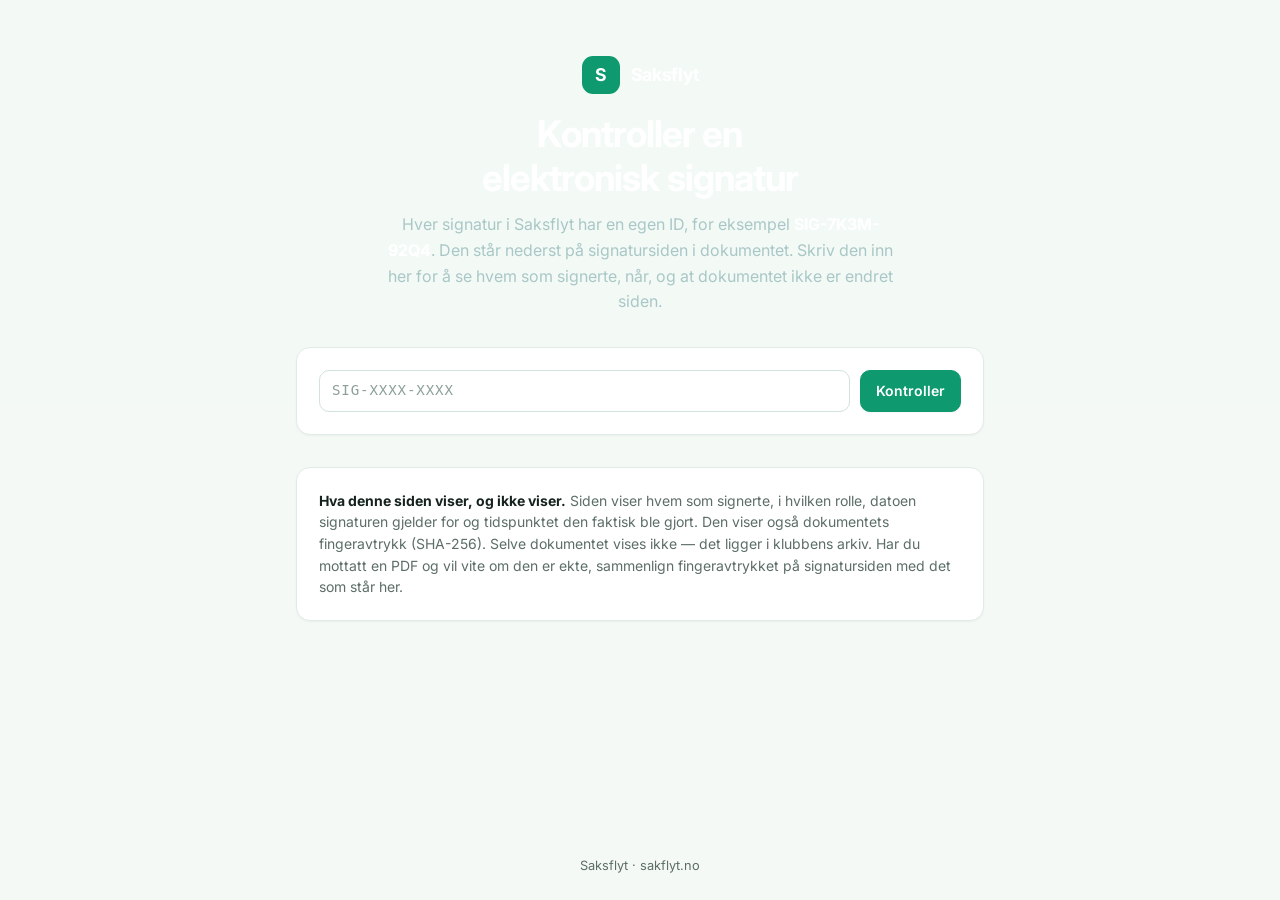
<file: verifiser.html>
<!doctype html>
<html lang="no">
<head>
<meta charset="utf-8">
<meta name="viewport" content="width=device-width, initial-scale=1, viewport-fit=cover">
<title>Saksflyt — Verifiser signatur</title>
<meta name="robots" content="noindex, nofollow">
<meta name="description" content="Kontroller at en elektronisk signatur fra Saksflyt er ekte.">
<meta name="theme-color" content="#073F43">
<link rel="icon" href="data:image/svg+xml,<svg xmlns='http://www.w3.org/2000/svg' viewBox='0 0 32 32'><rect width='32' height='32' rx='8' fill='%23087F7A'/><text x='16' y='23' font-family='system-ui,sans-serif' font-size='19' font-weight='700' fill='white' text-anchor='middle'>S</text></svg>">
<link rel="preconnect" href="https://fonts.googleapis.com">
<link rel="preconnect" href="https://fonts.gstatic.com" crossorigin>
<link rel="stylesheet" href="https://fonts.googleapis.com/css2?family=Inter:wght@400;500;600;700&display=swap">
<link rel="stylesheet" href="./app/styles.css">
<style>
  body{display:flex;flex-direction:column;min-height:100vh}
  .portal-topp{background:var(--sb-bg);color:#fff;padding:56px 24px 88px;display:flex;flex-direction:column;align-items:center;text-align:center;gap:12px}
  .portal-merke{display:flex;align-items:center;gap:11px;margin-bottom:6px;text-decoration:none;color:inherit}
  .portal-merke .sb-logo{width:38px;height:38px;border-radius:11px;font-size:1.1rem}
  .portal-merke b{font-size:1.12rem;font-weight:650;letter-spacing:-.015em}
  .portal-topp h1{color:#fff;font-size:clamp(1.7rem,4vw,2.3rem);max-width:22ch}
  .portal-topp p{color:#A9C7C6;font-size:1rem;max-width:52ch;margin:0;line-height:1.6}
  main{width:min(720px,100%);margin:-56px auto 0;padding:0 16px 56px;display:flex;flex-direction:column;gap:16px}
  .card{padding:22px}
  form{display:flex;gap:10px;flex-wrap:wrap}
  form input{flex:1;min-width:200px;font-family:ui-monospace,SFMono-Regular,Menlo,monospace;letter-spacing:.06em;text-transform:uppercase}
  .kv dd{text-align:left}
  .hash{font-family:ui-monospace,SFMono-Regular,Menlo,monospace;font-size:.78rem;word-break:break-all;color:var(--muted)}
  .sig{border-top:1px solid var(--line);padding-top:14px;margin-top:14px}
  .ok-stor{display:flex;align-items:center;gap:12px;margin-bottom:14px}
  .ok-stor .merke{width:40px;height:40px;border-radius:12px;display:grid;place-items:center;flex:none}
  .ok-stor .merke svg{width:20px;height:20px;stroke:currentColor;stroke-width:2;fill:none;stroke-linecap:round;stroke-linejoin:round}
  .ok-stor.green .merke{background:var(--green-soft);color:var(--green)}
  .ok-stor.red .merke{background:var(--red-soft);color:var(--red)}
  .ok-stor.gold .merke{background:var(--gold-soft);color:var(--gold)}
  .ok-stor b{font-size:1.05rem}
  .ok-stor span{display:block;color:var(--muted);font-size:.875rem}
  footer{margin-top:auto;padding:24px;text-align:center;color:var(--muted);font-size:.8rem}
</style>
</head>
<body>
<header class="portal-topp">
  <a class="portal-merke" href="./"><span class="sb-logo">S</span><b>Saksflyt</b></a>
  <h1>Kontroller en elektronisk signatur</h1>
  <p>Hver signatur i Saksflyt har en egen ID, for eksempel <b style="color:#fff">SIG-7K3M-92Q4</b>. Den står nederst på signatursiden i dokumentet. Skriv den inn her for å se hvem som signerte, når, og at dokumentet ikke er endret siden.</p>
</header>

<main>
  <div class="card">
    <form id="skjema">
      <input id="kode" name="id" placeholder="SIG-XXXX-XXXX" autocomplete="off" spellcheck="false" required>
      <button class="btn primary" type="submit">Kontroller</button>
    </form>
  </div>
  <div id="svar"></div>
  <div class="card" style="font-size:.875rem;color:var(--muted);line-height:1.55">
    <b style="color:var(--ink)">Hva denne siden viser, og ikke viser.</b> Siden viser hvem som signerte, i hvilken rolle, datoen signaturen gjelder for og tidspunktet den faktisk ble gjort. Den viser også dokumentets fingeravtrykk (SHA-256). Selve dokumentet vises ikke — det ligger i klubbens arkiv. Har du mottatt en PDF og vil vite om den er ekte, sammenlign fingeravtrykket på signatursiden med det som står her.
  </div>
</main>
<footer>Saksflyt · sakflyt.no</footer>

<script type="module">
  import { createClient } from "https://esm.sh/@supabase/supabase-js@2.45.4";
  import { SUPABASE_URL, SUPABASE_ANON_KEY, ER_KONFIGURERT } from "./app/config.js";

  const $ = (s) => document.querySelector(s);
  const db = ER_KONFIGURERT ? createClient(SUPABASE_URL, SUPABASE_ANON_KEY, { auth: { persistSession: false } }) : null;

  const d8 = (d) => d ? new Date(d).toLocaleDateString("nb-NO", { day: "2-digit", month: "long", year: "numeric" }) : "—";
  const t8 = (t) => t ? new Date(t).toLocaleString("nb-NO", { day: "2-digit", month: "2-digit", year: "numeric", hour: "2-digit", minute: "2-digit" }) : "—";
  const SOM = { styremedlem: "Styremedlem — innlogget signatur", styremedlem_i_mote: "Enkel signatur i møtet", fullmektig_for_styret: "På vegne av styret, etter fullmakt", administrator: "På vegne av styret" };
  const STATUS = { fullfort: "Dokumentet er ferdig signert og låst.", delvis: "Dokumentet er delvis signert — ikke alle har signert ennå.", venter: "Venter på signering.", avvist: "Signeringen ble avvist.", trukket: "Forespørselen ble trukket tilbake." };

  function el(tag, attr = {}, barn = []) {
    const n = document.createElement(tag);
    for (const [k, v] of Object.entries(attr)) { if (v == null || v === false) continue; if (k === "class") n.className = v; else if (k === "html") n.innerHTML = v; else n.setAttribute(k, v); }
    for (const b of [].concat(barn)) { if (b == null || b === false) continue; n.append(b.nodeType ? b : document.createTextNode(String(b))); }
    return n;
  }
  const kv = (par) => el("dl", { class: "kv" }, par.flatMap(([k, v]) => [el("dt", {}, k), el("dd", {}, v)]));
  const OK = '<svg viewBox="0 0 24 24"><path d="m5 12.5 4.5 4.5L19 7.5"/></svg>';
  const NEI = '<svg viewBox="0 0 24 24"><path d="M6 6l12 12M18 6 6 18"/></svg>';
  const VARSEL = '<svg viewBox="0 0 24 24"><path d="M12 3.6 2.8 20h18.4z"/><path d="M12 10v4M12 17h.01"/></svg>';

  async function kontroller(kode) {
    const svar = $("#svar");
    svar.replaceChildren(el("div", { class: "card" }, "Kontrollerer …"));
    if (!db) { svar.replaceChildren(el("div", { class: "card" }, "Saksflyt er ikke satt opp på denne adressen.")); return; }
    const { data, error } = await db.rpc("verifiser_signatur", { kode });
    if (error) { svar.replaceChildren(el("div", { class: "card" }, "Noe gikk galt: " + error.message)); return; }
    const r = data && data[0];
    if (!r) {
      svar.replaceChildren(el("div", { class: "card" }, [
        el("div", { class: "ok-stor red" }, [el("span", { class: "merke", html: NEI }), el("div", {}, [el("b", {}, "Fant ingen signatur med ID " + kode.toUpperCase()), el("span", {}, "Kontroller at du har skrevet riktig. En ID som ikke finnes, er ikke utstedt av Saksflyt.")])])
      ]));
      return;
    }
    const farge = r.status === "fullfort" ? "green" : (r.status === "delvis" ? "gold" : "red");
    svar.replaceChildren(el("div", { class: "card" }, [
      el("div", { class: "ok-stor " + farge }, [
        el("span", { class: "merke", html: farge === "green" ? OK : (farge === "gold" ? VARSEL : NEI) }),
        el("div", {}, [el("b", {}, "Signaturen " + r.signatur_id + " er registrert i Saksflyt"), el("span", {}, STATUS[r.status] || r.status)])
      ]),
      kv([
        ["Organisasjon", r.organisasjon + (r.orgnr ? " (org.nr " + r.orgnr + ")" : "")],
        ["Dokument", r.dokument + (r.saksflytnr ? " · " + r.saksflytnr : "")],
        ["Gjelder", r.anledning || "—"],
        ["Mappe", r.mappe || "—"]
      ]),
      el("div", { class: "sig" }, [
        kv([
          ["Signert av", r.navn + (r.rolle ? ", " + r.rolle : "")],
          ["Signert som", SOM[r.signert_som] || r.signert_som],
          r.fullmakt ? ["Fullmakt", r.fullmakt] : null,
          r.styret ? ["Styret på signaturdatoen", r.styret] : null,
          ["Dato på dokumentet", d8(r.signaturdato)],
          ["Signert elektronisk", t8(r.signert_tidspunkt)],
          ["Signaturnivå", r.nivaa !== "intern" ? r.nivaa : r.signert_som === "styremedlem_i_mote"
            ? "Enkel e-signatur i Saksflyt"
            : "Intern e-signatur i Saksflyt (innlogget bruker, bekreftet med passord)"],
          ["Antall signaturer på dokumentet", String(r.antall_signaturer)]
        ].filter(Boolean)),
        r.dokument_hash ? el("p", { style: "margin:14px 0 0" }, [el("b", { style: "font-size:.8rem" }, "Dokumentets fingeravtrykk (SHA-256)"), el("br"), el("span", { class: "hash" }, r.dokument_hash)]) : null
      ])
    ]));
  }

  $("#skjema").addEventListener("submit", (e) => { e.preventDefault(); const k = $("#kode").value.trim(); if (k) { history.replaceState(null, "", "?id=" + encodeURIComponent(k.toUpperCase())); kontroller(k); } });
  const start = new URLSearchParams(location.search).get("id");
  if (start) { $("#kode").value = start; kontroller(start); }
</script>
</body>
</html>
</file>
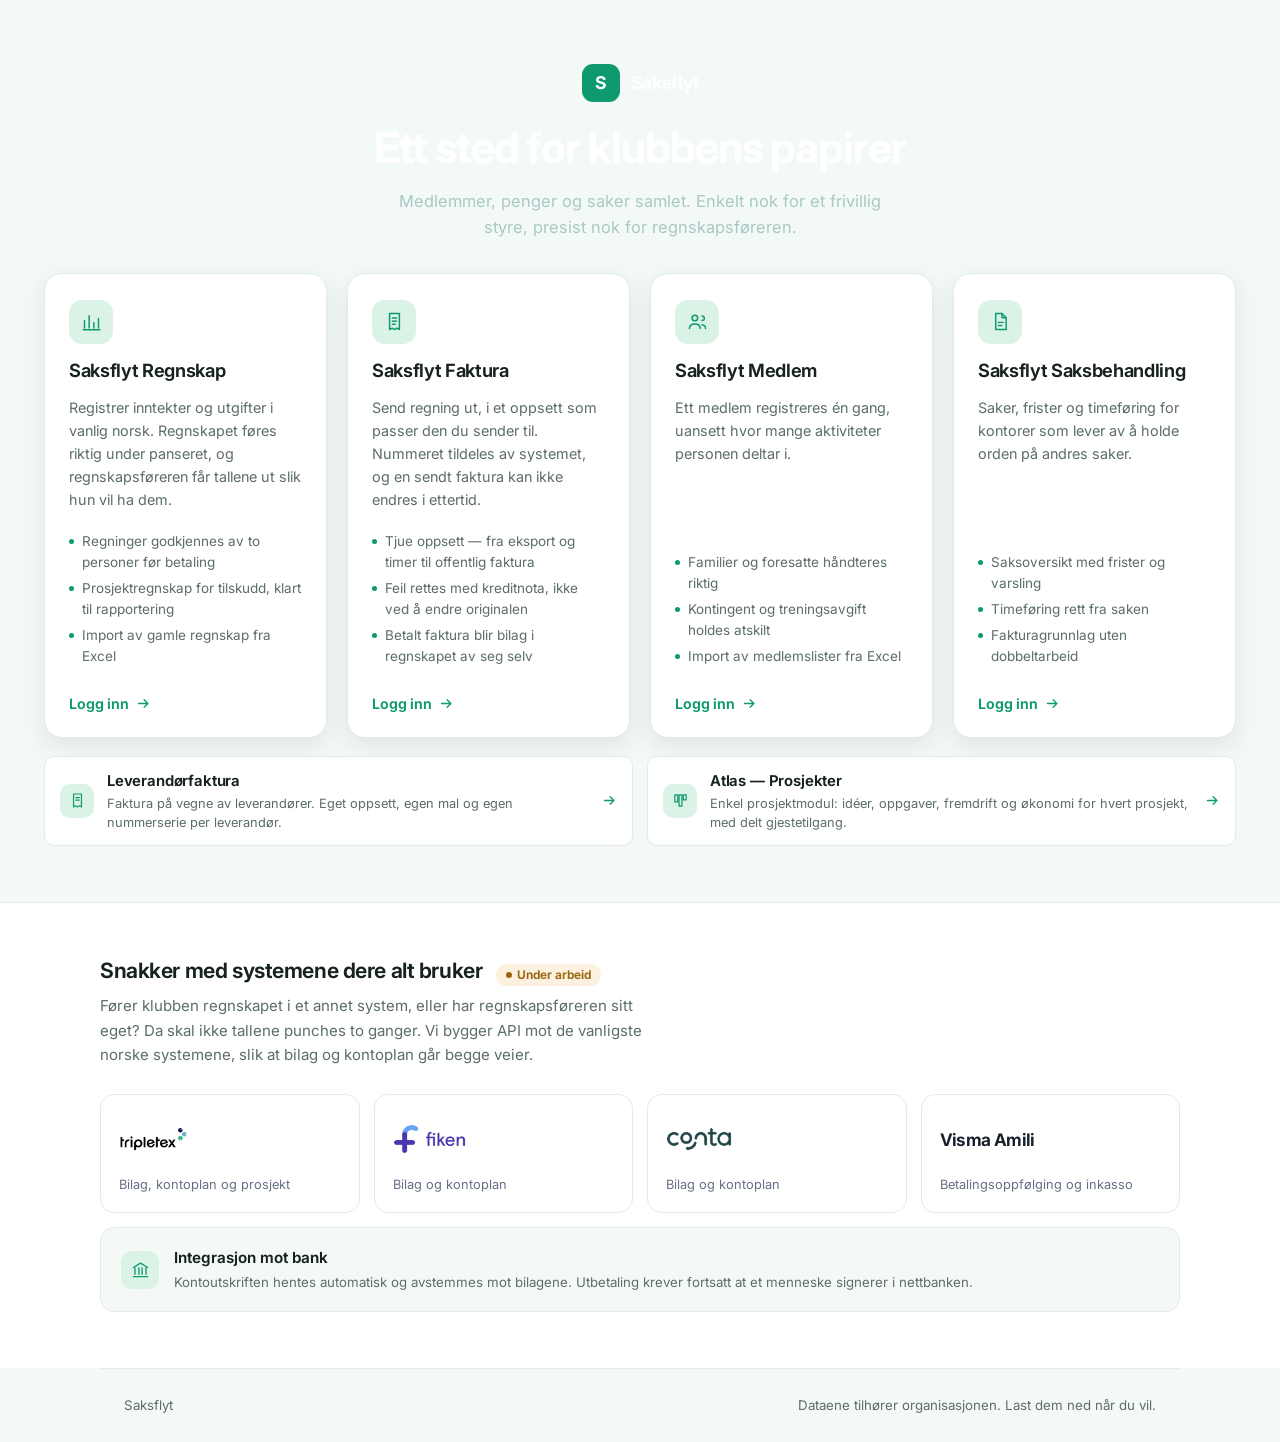
<file: verktoy.html>
<!doctype html>
<html lang="no">
<head>
<meta charset="utf-8">
<meta name="viewport" content="width=device-width, initial-scale=1, viewport-fit=cover">
<title>Saksflyt — Verktøy</title>
<meta name="robots" content="noindex, nofollow">
<meta name="description" content="Saksflyt — regnskap, medlemmer og saksbehandling i ett system.">
<meta name="theme-color" content="#073F43">
<link rel="icon" href="data:image/svg+xml,<svg xmlns='http://www.w3.org/2000/svg' viewBox='0 0 32 32'><rect width='32' height='32' rx='8' fill='%23087F7A'/><text x='16' y='23' font-family='system-ui,sans-serif' font-size='19' font-weight='700' fill='white' text-anchor='middle'>S</text></svg>">
<link rel="preconnect" href="https://fonts.googleapis.com">
<link rel="preconnect" href="https://fonts.gstatic.com" crossorigin>
<link rel="stylesheet" href="https://fonts.googleapis.com/css2?family=Inter:wght@400;500;600;700&display=swap">
<link rel="manifest" href="/manifest.webmanifest">
<link rel="apple-touch-icon" href="/ikoner/apple-touch-icon.png">
<meta name="apple-mobile-web-app-capable" content="yes">
<meta name="apple-mobile-web-app-status-bar-style" content="black-translucent">
<meta name="apple-mobile-web-app-title" content="Saksflyt">
<link rel="stylesheet" href="./app/styles.css">
<style>
  body{display:flex;flex-direction:column;min-height:100vh}
  .portal-topp{
    background:var(--sb-bg);color:#fff;padding:64px 24px 96px;
    display:flex;flex-direction:column;align-items:center;text-align:center;gap:14px
  }
  .portal-merke{display:flex;align-items:center;gap:11px;margin-bottom:6px}
  .portal-merke .sb-logo{width:38px;height:38px;border-radius:11px;font-size:1.1rem}
  .portal-merke b{font-size:1.12rem;font-weight:650;letter-spacing:-.015em}
  .portal-topp h1{color:#fff;font-size:clamp(1.9rem,4.4vw,2.7rem);max-width:19ch}
  .portal-topp p{color:#A9C7C6;font-size:1.03rem;max-width:52ch;margin:0;line-height:1.6}

  .portal-kort{
    width:min(1240px,100%);margin:-64px auto 0;padding:0 24px 18px;
    display:grid;gap:20px;grid-template-columns:repeat(auto-fit,minmax(240px,1fr))
  }
  @media (max-width:900px){.portal-kort{grid-template-columns:1fr;margin-top:-72px}}

  .produkt{
    background:var(--panel);border:1px solid var(--line);border-radius:var(--r-lg);
    padding:26px 24px 22px;display:flex;flex-direction:column;gap:12px;
    box-shadow:var(--skygge-hev);text-decoration:none;color:inherit;
    transition:transform .16s cubic-bezier(.2,.7,.3,1),box-shadow .16s,border-color .16s
  }
  .produkt:hover{transform:translateY(-3px);border-color:var(--teal);box-shadow:0 18px 40px rgba(23,33,43,.13)}
  .produkt .sirkel{
    width:44px;height:44px;border-radius:13px;background:var(--teal-soft);color:var(--teal);
    display:grid;place-items:center
  }
  .produkt .sirkel svg{width:21px;height:21px;stroke:currentColor;stroke-width:1.7;fill:none;stroke-linecap:round;stroke-linejoin:round}
  .produkt h2{font-size:1.14rem;font-weight:650;letter-spacing:-.018em}
  .produkt p{margin:0;color:var(--muted);font-size:.9rem;line-height:1.6}
  .produkt ul{margin:auto 0 0;padding:8px 0 0;list-style:none;display:flex;flex-direction:column;gap:5px}
  .produkt li{font-size:.845rem;color:var(--muted);display:flex;gap:8px;align-items:flex-start}
  .produkt li::before{content:"";width:5px;height:5px;border-radius:50%;background:var(--teal);margin-top:8px;flex:none}
  .produkt .gaa{
    margin-top:14px;display:inline-flex;align-items:center;gap:7px;
    font-size:.885rem;font-weight:650;color:var(--teal)
  }
  .produkt .gaa svg{width:15px;height:15px;stroke:currentColor;stroke-width:2.1;fill:none;stroke-linecap:round;stroke-linejoin:round;transition:transform .16s}
  .produkt:hover .gaa svg{transform:translateX(3px)}
  .produkt.kommer{opacity:.92}
  .produkt.kommer .sirkel{background:var(--hover);color:var(--muted)}

  .verktoy-rad{
    width:min(1240px,100%);margin:0 auto;padding:0 24px 56px;
    display:grid;gap:14px;grid-template-columns:repeat(auto-fit,minmax(320px,1fr))
  }
  .verktoy{
    display:flex;align-items:center;gap:13px;text-decoration:none;color:inherit;
    background:var(--panel);border:1px solid var(--line);border-radius:var(--r-sm);
    padding:13px 15px;transition:border-color .16s,transform .16s
  }
  .verktoy:hover{border-color:var(--teal);transform:translateY(-1px)}
  .verktoy .sirkel{
    width:34px;height:34px;border-radius:10px;background:var(--teal-soft);color:var(--teal);
    display:grid;place-items:center;flex:none
  }
  .verktoy .sirkel svg{
    width:17px;height:17px;stroke:currentColor;stroke-width:1.7;fill:none;
    stroke-linecap:round;stroke-linejoin:round
  }
  .verktoy b{display:block;font-size:.93rem;font-weight:650;letter-spacing:-.012em}
  .verktoy .tekst{display:block;font-size:.8rem;color:var(--muted);line-height:1.5;margin-top:1px}
  .verktoy .gaa{margin-left:auto;color:var(--teal);flex:none;display:grid;place-items:center}
  .verktoy .gaa svg{
    width:15px;height:15px;stroke:currentColor;stroke-width:2.1;fill:none;
    stroke-linecap:round;stroke-linejoin:round;transition:transform .16s
  }
  .verktoy:hover .gaa svg{transform:translateX(3px)}

  .portal-bunn{
    margin-top:auto;border-top:1px solid var(--line);padding:26px 24px;
    display:flex;justify-content:space-between;gap:16px;flex-wrap:wrap;
    color:var(--muted);font-size:.83rem;width:min(1080px,100%);margin-inline:auto
  }
  .portal-bunn a{color:var(--muted)}

  .app-band{
    width:min(1080px,100%);margin:0 auto;padding:0 24px 52px
  }
  .app-band .inni{
    border:1px solid var(--line);border-radius:var(--r-lg);background:var(--panel);
    padding:24px 26px;display:flex;align-items:center;gap:22px;flex-wrap:wrap;
    box-shadow:var(--skygge-lav)
  }
  .app-band .merkeikon{
    width:56px;height:56px;border-radius:15px;background:var(--teal);color:#fff;
    display:grid;place-items:center;font-size:1.5rem;font-weight:700;flex:none;
    letter-spacing:-.03em
  }
  .app-band .tekst{flex:1;min-width:240px}
  .app-band h2{font-size:1.12rem;font-weight:650;letter-spacing:-.018em;margin:0 0 4px}
  .app-band p{margin:0;color:var(--muted);font-size:.9rem;line-height:1.6;max-width:56ch}
  .app-band ol{
    margin:10px 0 0;padding-left:20px;color:var(--muted);font-size:.86rem;
    display:flex;flex-direction:column;gap:3px
  }
  .app-band .handling{flex:none}
  #appStatus{font-size:.86rem;color:var(--green);font-weight:600}

  .integrasjon{
    border-top:1px solid var(--line);background:var(--panel);
    padding:52px 24px 56px
  }
  .integrasjon .inni{width:min(1080px,100%);margin:0 auto}
  .integrasjon .topp{display:flex;align-items:baseline;gap:14px;flex-wrap:wrap;margin-bottom:6px}
  .integrasjon h2{font-size:1.32rem;font-weight:650;letter-spacing:-.02em}
  .integrasjon p{margin:0;color:var(--muted);font-size:.94rem;max-width:62ch;line-height:1.65}

  .merker{
    display:grid;grid-template-columns:repeat(4,1fr);gap:14px;margin:26px 0 0
  }
  @media (max-width:820px){.merker{grid-template-columns:repeat(2,1fr)}}
  .merke-flis{
    border:1px solid var(--line);border-radius:var(--r);
    padding:22px 18px 18px;display:flex;flex-direction:column;gap:14px;min-height:118px;
    /* Lys plate i begge temaer — logoene er laget for lys bakgrunn */
    background:#FFFFFF;border-color:#E4E9EE
  }
  .merke-flis .logo{
    height:44px;display:flex;align-items:center;justify-content:flex-start
  }
  .merke-flis .logo img{display:block;width:auto;max-width:100%}
  .merke-flis .logo img.fiken{height:30px}
  .merke-flis .logo img.tripletex{height:24px}
  .merke-flis .logo img.conta{height:24px}
  .merke-flis .ordmerke{
    font-size:1.08rem;font-weight:680;letter-spacing:-.035em;color:#17212B;line-height:1
  }
  .merke-flis .hva{font-size:.8rem;color:#667085;line-height:1.5;margin-top:auto}

  .bank-rad{
    margin-top:14px;border:1px solid var(--line);border-radius:var(--r);background:var(--paper);
    padding:18px 20px;display:flex;align-items:center;gap:15px;flex-wrap:wrap
  }
  .bank-rad .sirkel{
    width:38px;height:38px;border-radius:11px;background:var(--teal-soft);color:var(--teal);
    display:grid;place-items:center;flex:none
  }
  .bank-rad .sirkel svg{width:19px;height:19px;stroke:currentColor;stroke-width:1.7;fill:none;stroke-linecap:round;stroke-linejoin:round}
  .bank-rad b{font-size:.95rem;font-weight:640;display:block}
  .bank-rad span{font-size:.83rem;color:var(--muted)}
</style>
</head>
<body>

<header class="portal-topp">
  <div class="portal-merke">
    <span class="sb-logo">S</span>
    <b>Saksflyt</b>
  </div>
  <h1>Ett sted for klubbens papirer</h1>
  <p>Medlemmer, penger og saker samlet. Enkelt nok for et frivillig styre, presist nok for regnskapsføreren.</p>
</header>

<main class="portal-kort">

  <a class="produkt" href="./app/#/okonomi">
    <span class="sirkel"><svg viewBox="0 0 24 24"><path d="M4 19.5V11M9.3 19.5V5.5M14.7 19.5v-6M20 19.5V8.5"/><path d="M2.5 21.5h19"/></svg></span>
    <h2>Saksflyt Regnskap</h2>
    <p>Registrer inntekter og utgifter i vanlig norsk. Regnskapet føres riktig under panseret, og regnskapsføreren får tallene ut slik hun vil ha dem.</p>
    <ul>
      <li>Regninger godkjennes av to personer før betaling</li>
      <li>Prosjektregnskap for tilskudd, klart til rapportering</li>
      <li>Import av gamle regnskap fra Excel</li>
    </ul>
    <span class="gaa">Logg inn <svg viewBox="0 0 24 24"><path d="M4 12h15M13 6l6 6-6 6"/></svg></span>
  </a>

  <a class="produkt" href="./app/#/faktura">
    <span class="sirkel"><svg viewBox="0 0 24 24"><path d="M6.4 2.8h11.2v18.4l-2.8-1.7-2.8 1.7-2.8-1.7-2.8 1.7z"/><path d="M9.6 8h4.8M9.6 11.6h4.8M9.6 15.2h3.2"/></svg></span>
    <h2>Saksflyt Faktura</h2>
    <p>Send regning ut, i et oppsett som passer den du sender til. Nummeret tildeles av systemet, og en sendt faktura kan ikke endres i ettertid.</p>
    <ul>
      <li>Tjue oppsett — fra eksport og timer til offentlig faktura</li>
      <li>Feil rettes med kreditnota, ikke ved å endre originalen</li>
      <li>Betalt faktura blir bilag i regnskapet av seg selv</li>
    </ul>
    <span class="gaa">Logg inn <svg viewBox="0 0 24 24"><path d="M4 12h15M13 6l6 6-6 6"/></svg></span>
  </a>

  <a class="produkt" href="./app/#/medlemmer">
    <span class="sirkel"><svg viewBox="0 0 24 24"><circle cx="9" cy="8" r="3.2"/><path d="M2.8 20c0-3.4 2.8-5.2 6.2-5.2s6.2 1.8 6.2 5.2"/><path d="M17.2 10.8a2.6 2.6 0 1 0 0-5.2M21.2 20c0-2.6-1.6-4.2-4.2-4.4"/></svg></span>
    <h2>Saksflyt Medlem</h2>
    <p>Ett medlem registreres én gang, uansett hvor mange aktiviteter personen deltar i.</p>
    <ul>
      <li>Familier og foresatte håndteres riktig</li>
      <li>Kontingent og treningsavgift holdes atskilt</li>
      <li>Import av medlemslister fra Excel</li>
    </ul>
    <span class="gaa">Logg inn <svg viewBox="0 0 24 24"><path d="M4 12h15M13 6l6 6-6 6"/></svg></span>
  </a>

  <a class="produkt" href="https://sak.rpadvokat.no" rel="noopener">
    <span class="sirkel"><svg viewBox="0 0 24 24"><path d="M6.5 2.8h7.2l4.8 4.9v13.5H6.5z"/><path d="M13.7 2.8v4.9h4.8"/><path d="M9.5 13h6M9.5 16.5h4"/></svg></span>
    <h2>Saksflyt Saksbehandling</h2>
    <p>Saker, frister og timeføring for kontorer som lever av å holde orden på andres saker.</p>
    <ul>
      <li>Saksoversikt med frister og varsling</li>
      <li>Timeføring rett fra saken</li>
      <li>Fakturagrunnlag uten dobbeltarbeid</li>
    </ul>
    <span class="gaa">Logg inn <svg viewBox="0 0 24 24"><path d="M4 12h15M13 6l6 6-6 6"/></svg></span>
  </a>

</main>

<div class="verktoy-rad">
  <a class="verktoy" href="./faktura-generator/">
    <span class="sirkel"><svg viewBox="0 0 24 24"><path d="M6.4 2.8h11.2v18.4l-2.8-1.7-2.8 1.7-2.8-1.7-2.8 1.7z"/><path d="M9.6 8h4.8M9.6 11.6h4.8"/></svg></span>
    <div>
      <b>Leverandørfaktura</b>
      <span class="tekst">Faktura på vegne av leverandører. Eget oppsett, egen mal og egen nummerserie per leverandør.</span>
    </div>
    <span class="gaa"><svg viewBox="0 0 24 24"><path d="M4 12h15M13 6l6 6-6 6"/></svg></span>
  </a>
  <a class="verktoy" href="./atlas/">
    <span class="sirkel"><svg viewBox="0 0 24 24"><path d="M4 4h4v10H4zM10 4h4v16h-4zM16 4h4v7h-4z"/></svg></span>
    <div>
      <b>Atlas — Prosjekter</b>
      <span class="tekst">Enkel prosjektmodul: idéer, oppgaver, fremdrift og økonomi for hvert prosjekt, med delt gjestetilgang.</span>
    </div>
    <span class="gaa"><svg viewBox="0 0 24 24"><path d="M4 12h15M13 6l6 6-6 6"/></svg></span>
  </a>
</div>

<section class="app-band">
  <div class="inni">
    <span class="merkeikon">S</span>
    <div class="tekst">
      <h2>Ta klubben med deg</h2>
      <p id="appTekst">Legg Saksflyt på hjem-skjermen, så åpner den seg som en app — uten adressefelt, med eget ikon. Praktisk når du skal fotografere en kvittering i hallen eller slå opp et medlem på trening.</p>
      <ol id="appSteg" hidden></ol>
    </div>
    <div class="handling">
      <button class="btn primary" id="appKnapp" hidden>Legg til på hjem-skjermen</button>
      <span id="appStatus" hidden>Appen er allerede installert</span>
    </div>
  </div>
</section>

<section class="integrasjon">
  <div class="inni">
    <div class="topp">
      <h2>Snakker med systemene dere alt bruker</h2>
      <span class="badge gold">Under arbeid</span>
    </div>
    <p>Fører klubben regnskapet i et annet system, eller har regnskapsføreren sitt eget? Da skal ikke tallene punches to ganger. Vi bygger API mot de vanligste norske systemene, slik at bilag og kontoplan går begge veier.</p>

    <div class="merker">
      <div class="merke-flis">
        <span class="logo"><img class="tripletex" src="[data-uri]" alt="Tripletex" width="264" height="92"></span>
        <span class="hva">Bilag, kontoplan og prosjekt</span>
      </div>
      <div class="merke-flis">
        <span class="logo"><img class="fiken" src="[data-uri]" alt="Fiken" width="264" height="108"></span>
        <span class="hva">Bilag og kontoplan</span>
      </div>
      <div class="merke-flis">
        <span class="logo"><img class="conta" src="[data-uri]" alt="Conta" width="232" height="84"></span>
        <span class="hva">Bilag og kontoplan</span>
      </div>
      <div class="merke-flis">
        <span class="logo"><span class="ordmerke">Visma Amili</span></span>
        <span class="hva">Betalingsoppfølging og inkasso</span>
      </div>
    </div>

    <div class="bank-rad">
      <span class="sirkel"><svg viewBox="0 0 24 24"><path d="M3 9.5 12 4l9 5.5M5 10v8M10 10v8M14 10v8M19 10v8M3 21h18"/></svg></span>
      <div>
        <b>Integrasjon mot bank</b>
        <span>Kontoutskriften hentes automatisk og avstemmes mot bilagene. Utbetaling krever fortsatt at et menneske signerer i nettbanken.</span>
      </div>
    </div>
  </div>
</section>

<footer class="portal-bunn">
  <span>Saksflyt</span>
  <span>Dataene tilhører organisasjonen. Last dem ned når du vil.</span>
</footer>

<script src="/installer.js"></script>
<script>
  // App på hjem-skjermen. Én knapp — den skal alltid stå der, og den
  // skal gjøre jobben med ett trykk der nettleseren tillater det.
  (function () {
    const S = window.Saksflyt;
    if (!S) return;
    S.settOppArbeider();

    const baand  = document.querySelector(".app-band");
    const knapp  = document.getElementById("appKnapp");
    const status = document.getElementById("appStatus");
    const steg   = document.getElementById("appSteg");
    const tekst  = document.getElementById("appTekst");

    const STANDARDTEKST = tekst.textContent;
    let stegVist = false;

    function tegn() {
      const t = S.tilstand();

      // Firefox og andre uten støtte: ikke vis båndet i det hele tatt.
      baand.hidden = t === "ikke-mulig";
      if (t === "ikke-mulig") return;

      status.hidden = t !== "installert";
      knapp.hidden  = t === "installert";
      steg.hidden   = !(t === "ios-manuelt" && stegVist);

      if (t === "installert") {
        tekst.textContent = "Saksflyt ligger på hjem-skjermen din. Åpne den derfra, så slipper du adressefeltet.";
      } else {
        tekst.textContent = STANDARDTEKST;
        knapp.textContent = "Legg til på hjem-skjermen";
      }
    }

    function fyllSteg() {
      steg.innerHTML = "";
      S.IOS_STEG.forEach(function (linje) {
        const li = document.createElement("li");
        li.textContent = linje;
        steg.appendChild(li);
      });
    }

    knapp.addEventListener("click", async function () {
      const t = S.tilstand();
      if (t === "kan-spørre") {
        knapp.disabled = true;
        const ja = await S.installer();
        knapp.disabled = false;
        if (ja) tegn();
        return;
      }
      // iPhone og iPad: Safari lar ingen nettside installere seg selv.
      // Da viser knappen de tre trykkene i stedet.
      stegVist = true;
      fyllSteg();
      tekst.textContent = "Safari lar ingen nettside legge seg til selv. På iPhone gjør du det med tre trykk:";
      steg.hidden = false;
      knapp.hidden = true;
    });

    window.addEventListener("saksflyt:kan-installeres", tegn);
    window.addEventListener("saksflyt:installert", tegn);
    tegn();

    // beforeinstallprompt kommer ofte litt etter innlasting.
    setTimeout(tegn, 1200);
  })();
</script>

<script>
  // Husk hvilket produkt du sist brukte, så slipper du å velge hver gang.
  try {
    const sist = localStorage.getItem("sf-produkt");
    document.querySelectorAll(".produkt").forEach(a => {
      a.addEventListener("click", () => {
        try { localStorage.setItem("sf-produkt", a.getAttribute("href")); } catch (e) {}
      });
      if (sist && a.getAttribute("href") === sist) {
        const m = document.createElement("span");
        m.className = "badge teal";
        m.style.alignSelf = "flex-start";
        m.textContent = "Sist brukt";
        a.insertBefore(m, a.querySelector("h2"));
      }
    });
  } catch (e) {}
</script>

</body>
</html>
</file>
<file: app/styles.css>
/* =====================================================================
   Saksflyt designsystem
   Ett system for hele produktet. Ingen lokale CSS-varianter per side.
   Teal er merkevaren. Grønn, oransje, rød og blå er kun status.
   ===================================================================== */

:root{
  color-scheme: light;

  /* --- merkevare: mint, samme familie som forsiden --- */
  --teal:#0E9A6E;             /* primær */
  --teal-hover:#0B7A57;
  --teal-soft:#DBF3E7;
  --teal-ink:#FFFFFF;
  --teal-dyp:#0B7A57;         /* mørk aksent, brukt sparsomt */
  --teal-dyp-hover:#095F45;

  /* --- flater: lyst og luftig gjennom hele appen --- */
  --paper:#F5F9F6;
  --panel:#FFFFFF;
  --panel-2:#EFF7F2;
  --line:#E2ECE6;
  --line-sterk:#D2E3D9;
  --hover:#EFF7F2;

  /* --- tekst --- */
  --ink:#16231D;
  --muted:#5C6E66;
  --ink-svak:#8CA098;

  /* --- sidepanel: lyst panel, ikke mørk blokk --- */
  --sb-bg:#F3FAF6;
  --sb-hover:#E4F3EA;
  --sb-ink:#16231D;
  --sb-muted:#5C6E66;
  --sb-line:#DCEAE2;

  /* --- status: aldri i konkurranse med merkevaren --- */
  --green:#1F7A4D;  --green-soft:#E7F4EC;
  --gold:#9A6410;   --gold-soft:#FBF1DE;
  --red:#B3352F;    --red-soft:#FBEAE8;
  --blue:#2A5FA8;   --blue-soft:#E9F0FB;

  /* --- form --- */
  --r-sm:10px; --r:14px; --r-lg:18px;
  --skygge:0 1px 2px rgba(22,35,29,.05), 0 1px 3px rgba(22,35,29,.04);
  --skygge-lav:0 1px 2px rgba(22,35,29,.04);
  --skygge-hev:0 8px 24px rgba(22,35,29,.09);
  --skygge-modal:0 24px 60px rgba(22,35,29,.20);
  --fokus:0 0 0 3px rgba(14,154,110,.22);

  --font:"Inter",-apple-system,BlinkMacSystemFont,"SF Pro Text",ui-sans-serif,system-ui,"Segoe UI",sans-serif;

  /* bakoverkompatible navn brukt i eldre visninger */
  --radius:var(--r);
  --shadow:var(--skygge-hev);
  --soft-shadow:var(--skygge);
  --focus-ring:var(--fokus);
  --sidebar:var(--sb-bg);
  --sidebar-soft:var(--sb-hover);
}

@media (prefers-color-scheme: dark){
  :root:not([data-theme="light"]){
    color-scheme: dark;
    --teal:#3FDBA3; --teal-hover:#4CE6AE; --teal-soft:rgba(63,219,163,.14); --teal-ink:#08221A;
    --paper:#0E1613; --panel:#16211D; --panel-2:#1B2723;
    --line:#26362F; --line-sterk:#324740; --hover:#1F2B25;
    --ink:#EAF3EF; --muted:#A6B8B0; --ink-svak:#748A82;
    --sb-bg:#131E1A; --sb-hover:#1D2B25; --sb-ink:#EAF3EF; --sb-muted:#8FA69C;
    --sb-line:#26362F;
    --green:#4CAE7E; --green-soft:#122A20;
    --gold:#D0983F; --gold-soft:#2B2314;
    --red:#D96B62;  --red-soft:#2E1A18;
    --blue:#6FA3E0; --blue-soft:#16232F;
    --skygge:0 1px 2px rgba(0,0,0,.4);
    --skygge-lav:0 1px 2px rgba(0,0,0,.3);
    --skygge-hev:0 10px 28px rgba(0,0,0,.5);
    --skygge-modal:0 24px 60px rgba(0,0,0,.6);
    --fokus:0 0 0 3px rgba(63,219,163,.3);
  }
}
:root[data-theme="dark"]{
  color-scheme: dark;
  --teal:#3FDBA3; --teal-hover:#4CE6AE; --teal-soft:rgba(63,219,163,.14); --teal-ink:#08221A;
  --paper:#0E1613; --panel:#16211D; --panel-2:#1B2723;
  --line:#26362F; --line-sterk:#324740; --hover:#1F2B25;
  --ink:#EAF3EF; --muted:#A6B8B0; --ink-svak:#748A82;
  --sb-bg:#131E1A; --sb-hover:#1D2B25; --sb-ink:#EAF3EF; --sb-muted:#8FA69C;
  --sb-line:#26362F;
  --green:#4CAE7E; --green-soft:#122A20;
  --gold:#D0983F; --gold-soft:#2B2314;
  --red:#D96B62;  --red-soft:#2E1A18;
  --blue:#6FA3E0; --blue-soft:#16232F;
  --skygge:0 1px 2px rgba(0,0,0,.4);
  --skygge-lav:0 1px 2px rgba(0,0,0,.3);
  --skygge-hev:0 10px 28px rgba(0,0,0,.5);
  --skygge-modal:0 24px 60px rgba(0,0,0,.6);
  --fokus:0 0 0 3px rgba(63,219,163,.3);
}

/* =====================================================================
   Grunnlag
   ===================================================================== */

*{box-sizing:border-box}
/* En klasse med egen display slår [hidden] fra nettleseren. Vi vil at
   hidden alltid skal bety skjult. */
[hidden]{display:none!important}
html,body{height:100%}
body{
  margin:0;background:var(--paper);color:var(--ink);
  font-family:var(--font);font-size:15px;line-height:1.55;
  -webkit-font-smoothing:antialiased;-moz-osx-font-smoothing:grayscale;
}
button,input,select,textarea{font:inherit;color:inherit}
a{color:var(--teal);text-underline-offset:2px}
:focus-visible{outline:none;box-shadow:var(--fokus);border-radius:var(--r-sm)}
@media (prefers-reduced-motion:reduce){*{transition:none!important;animation:none!important}}

/* =====================================================================
   Typografi — hierarki med vekt, ikke med mange farger
   ===================================================================== */

h1{margin:0;font-size:1.85rem;font-weight:680;letter-spacing:-.025em;text-wrap:balance;line-height:1.2}
h2{margin:0;font-size:1.2rem;font-weight:640;letter-spacing:-.015em}
h3{margin:0;font-size:.95rem;font-weight:640;letter-spacing:-.01em}
.sub{color:var(--muted);font-size:.9rem;margin:6px 0 0;max-width:66ch}
.eyebrow{font-size:.68rem;font-weight:700;letter-spacing:.09em;text-transform:uppercase;color:var(--muted);margin-bottom:6px}
.meta{font-size:.8rem;color:var(--muted)}
.tiny{font-size:.78rem}
.dim{color:var(--muted)}
.strong{font-weight:640}
.mono,.num{font-variant-numeric:tabular-nums}
.num{text-align:right;white-space:nowrap}
.tall{font-size:2rem;font-weight:680;letter-spacing:-.03em;font-variant-numeric:tabular-nums;line-height:1.1}

/* =====================================================================
   Skall: mørkt sidepanel + arbeidsflate
   ===================================================================== */

.app{display:grid;grid-template-columns:252px 1fr;min-height:100vh}

.sidebar{
  background:var(--sb-bg);color:var(--sb-ink);border-right:1px solid var(--sb-line);
  display:flex;flex-direction:column;gap:18px;padding:18px 14px 14px;
  position:sticky;top:0;height:100vh;overflow-y:auto;
}
.sidebar::-webkit-scrollbar{width:6px}
.sidebar::-webkit-scrollbar-thumb{background:var(--line-sterk);border-radius:3px}

.sb-brand{display:flex;align-items:center;gap:10px;padding:4px 8px 0}
.sb-logo{
  width:32px;height:32px;border-radius:9px;background:var(--teal);color:#fff;
  display:grid;place-items:center;font-weight:700;font-size:.95rem;flex:none;letter-spacing:-.02em
}
.sb-brand b{font-size:.98rem;font-weight:650;letter-spacing:-.015em;color:var(--sb-ink);display:block;line-height:1.2}
.sb-brand span{font-size:.72rem;color:var(--sb-muted)}

.orgpick{
  width:100%;background:var(--panel);border:1px solid var(--sb-line);color:var(--sb-ink);
  border-radius:var(--r-sm);padding:9px 11px;font-size:.85rem;font-weight:600;cursor:pointer;
  appearance:none;background-image:linear-gradient(45deg,transparent 50%,var(--sb-muted) 50%),linear-gradient(135deg,var(--sb-muted) 50%,transparent 50%);
  background-position:calc(100% - 15px) calc(50% + 1px),calc(100% - 10px) calc(50% + 1px);
  background-size:5px 5px,5px 5px;background-repeat:no-repeat;
}
.orgpick option{color:var(--ink);background:var(--panel)}

.sb-group{display:flex;flex-direction:column;gap:2px}
.sb-group h4{
  margin:12px 0 5px 10px;font-size:.64rem;font-weight:700;letter-spacing:.1em;
  text-transform:uppercase;color:var(--sb-muted)
}
.sb-item{
  display:flex;align-items:center;gap:11px;width:100%;text-align:left;border:0;cursor:pointer;
  background:none;color:var(--sb-muted);border-radius:var(--r-sm);padding:9px 11px;
  font-size:.885rem;font-weight:500;transition:background .13s,color .13s;position:relative
}
.sb-item:hover{background:var(--sb-hover);color:var(--sb-ink)}
.sb-item.on{background:var(--teal-soft);color:var(--teal-dyp);font-weight:640}
.sb-item.on::before{content:"";position:absolute;left:0;top:9px;bottom:9px;width:3px;border-radius:0 3px 3px 0;background:var(--teal)}
.sb-item svg{width:17px;height:17px;flex:none;stroke:currentColor;stroke-width:1.7;fill:none;stroke-linecap:round;stroke-linejoin:round}
.sb-item .tall-merke{
  margin-left:auto;font-size:.7rem;font-weight:700;padding:1px 7px;border-radius:999px;
  background:var(--teal-soft);color:var(--teal-dyp);font-variant-numeric:tabular-nums
}
.sb-sub{display:flex;flex-direction:column;gap:1px;margin:2px 0 4px 27px;padding-left:11px;border-left:1px solid var(--sb-line)}
.sb-sub .sb-item{padding:6px 10px;font-size:.83rem}
.sb-sub .sb-item.on::before{display:none}
.sb-bunn{margin-top:auto;display:flex;flex-direction:column;gap:2px;padding-top:12px;border-top:1px solid var(--sb-line)}
.sb-profil{display:flex;align-items:center;gap:10px;padding:9px 11px;border-radius:var(--r-sm);cursor:pointer;background:none;border:0;width:100%;text-align:left}
.sb-profil:hover{background:var(--sb-hover)}
.sb-profil .avatar{width:30px;height:30px;font-size:.75rem;background:var(--teal);color:#fff}
.sb-profil b{display:block;font-size:.83rem;font-weight:600;color:var(--sb-ink);line-height:1.25}
.sb-profil span{display:block;font-size:.72rem;color:var(--sb-muted)}

.main{padding:26px 30px 90px;max-width:1360px}
.topbar{display:flex;align-items:flex-start;justify-content:space-between;gap:20px;margin-bottom:24px;flex-wrap:wrap}
.top-hoyre{display:flex;align-items:center;gap:9px;flex-wrap:wrap}

/* mobil: sidepanel blir bunnavigasjon */
.mobilnav{display:none}
@media (max-width:900px){
  .app{grid-template-columns:1fr}
  .sidebar{display:none}
  .main{padding:16px 14px 96px}
  h1{font-size:1.45rem}
  .mobilnav{
    display:flex;position:fixed;left:0;right:0;bottom:0;z-index:45;
    background:var(--sb-bg);border-top:1px solid var(--sb-line);padding:6px 4px calc(6px + env(safe-area-inset-bottom))
  }
  .mobilnav button{
    flex:1;background:none;border:0;color:var(--sb-muted);display:flex;flex-direction:column;
    align-items:center;gap:3px;padding:7px 2px;font-size:.66rem;font-weight:600;cursor:pointer;border-radius:var(--r-sm)
  }
  .mobilnav button svg{width:19px;height:19px;stroke:currentColor;stroke-width:1.7;fill:none;stroke-linecap:round;stroke-linejoin:round}
  .mobilnav button.on{color:var(--teal-dyp);font-weight:700}
  .mobil-topp{display:flex;align-items:center;justify-content:space-between;gap:10px;margin-bottom:14px}
}

/* =====================================================================
   Kort — arbeidsflater, ikke flytende bokser
   ===================================================================== */

.card{background:var(--panel);border:1px solid var(--line);border-radius:var(--r);box-shadow:var(--skygge-lav)}
.card-head{padding:17px 19px 0}
.card-head h2{font-size:1rem;font-weight:640}
.card-head p{margin:5px 0 0;color:var(--muted);font-size:.84rem}
.card-body{padding:16px 19px 18px}
.card.flat{box-shadow:none}

.grid{display:grid;gap:16px}
.g2{grid-template-columns:repeat(2,minmax(0,1fr))}
.g3{grid-template-columns:repeat(3,minmax(0,1fr))}
.g4{grid-template-columns:repeat(4,minmax(0,1fr))}
.g5{grid-template-columns:repeat(5,minmax(0,1fr))}
.split{display:grid;grid-template-columns:minmax(0,1.5fr) minmax(0,1fr);gap:16px}
@media (max-width:1100px){.g3,.g4,.g5,.split{grid-template-columns:repeat(2,minmax(0,1fr))}}
@media (max-width:680px){.g2,.g3,.g4,.g5,.split{grid-template-columns:1fr}}
.stack{display:flex;flex-direction:column;gap:16px}
.rowline{display:flex;gap:8px;align-items:center;flex-wrap:wrap}
.between{display:flex;justify-content:space-between;align-items:center;gap:14px;flex-wrap:wrap}
.actions{display:flex;gap:8px;flex-wrap:wrap}

/* =====================================================================
   Knapper — én dominerende primærhandling per side
   ===================================================================== */

.btn{
  display:inline-flex;align-items:center;justify-content:center;gap:7px;
  border:1px solid var(--line-sterk);background:var(--panel);color:var(--ink);
  border-radius:var(--r-sm);padding:9px 15px;font-size:.875rem;font-weight:600;cursor:pointer;
  transition:background .13s,border-color .13s,box-shadow .13s,transform .07s;white-space:nowrap
}
.btn:hover{background:var(--hover)}
.btn:active{transform:translateY(1px);box-shadow:none}
.btn svg{width:16px;height:16px;stroke:currentColor;stroke-width:1.8;fill:none;stroke-linecap:round;stroke-linejoin:round}
.btn.primary{background:var(--teal);border-color:var(--teal);color:var(--teal-ink);box-shadow:var(--skygge-lav)}
.btn.primary:hover{background:var(--teal-hover);border-color:var(--teal-hover)}
.btn.stille{border-color:transparent;background:transparent;color:var(--muted)}
.btn.stille:hover{background:var(--hover);color:var(--ink)}
.btn.danger{color:var(--red);border-color:transparent;background:transparent}
.btn.danger:hover{background:var(--red-soft)}
.btn.sm{padding:6px 11px;font-size:.8rem;border-radius:9px}
.btn.sm svg{width:14px;height:14px}
.filelinks{display:flex;flex-direction:column;align-items:flex-start;gap:4px;min-width:0}
.filelink{max-width:260px;justify-content:flex-start;min-width:0}
.filelink-name{overflow:hidden;text-overflow:ellipsis;white-space:nowrap}
.bilag-dokumentasjon{grid-column:1/-1;margin-top:16px;padding-top:16px;border-top:1px solid var(--line)}
.bilag-dokumentasjon>.filelinks{margin-top:8px}
.btn.big{
  padding:15px 17px;border-radius:var(--r);font-size:.92rem;
  display:flex;flex-direction:column;align-items:flex-start;gap:3px;text-align:left
}
.btn.big small{font-weight:450;color:var(--muted);font-size:.79rem}
.btn.big.primary small{color:rgba(255,255,255,.82)}
.btn[disabled]{opacity:.45;cursor:not-allowed;transform:none}
.btn.blokk{width:100%}
.ikonknapp{
  width:34px;height:34px;padding:0;border-radius:var(--r-sm);border:1px solid var(--line-sterk);
  background:var(--panel);display:grid;place-items:center;cursor:pointer;color:var(--muted)
}
.ikonknapp:hover{background:var(--hover);color:var(--ink)}
.ikonknapp svg{width:16px;height:16px;stroke:currentColor;stroke-width:1.8;fill:none;stroke-linecap:round}

/* «Ny»-meny */
.meny{position:relative;display:inline-block}
.meny-liste{
  position:absolute;right:0;top:calc(100% + 6px);min-width:250px;background:var(--panel);
  border:1px solid var(--line);border-radius:var(--r);box-shadow:var(--skygge-hev);
  padding:6px;z-index:30;display:flex;flex-direction:column;gap:1px
}
.meny-liste button{
  display:flex;align-items:center;gap:10px;width:100%;text-align:left;border:0;background:none;
  padding:9px 10px;border-radius:9px;font-size:.87rem;font-weight:500;cursor:pointer;color:var(--ink)
}
.meny-liste button:hover{background:var(--hover)}
.meny-liste button svg{width:16px;height:16px;stroke:var(--teal);stroke-width:1.8;fill:none;stroke-linecap:round;stroke-linejoin:round;flex:none}
.meny-liste hr{border:0;border-top:1px solid var(--line);margin:5px 2px}

/* =====================================================================
   Nøkkeltall
   ===================================================================== */

.kpi{
  background:var(--panel);border:1px solid var(--line);border-radius:var(--r);padding:17px 18px;
  display:flex;flex-direction:column;gap:5px;text-align:left;box-shadow:var(--skygge-lav);
  transition:border-color .14s,box-shadow .14s,transform .1s
}
.kpi.klikk{cursor:pointer}
.kpi.klikk:hover{border-color:var(--line-sterk);box-shadow:var(--skygge);transform:translateY(-1px)}
.kpi .topp{display:flex;align-items:center;gap:8px;color:var(--muted)}
.kpi .topp svg{width:15px;height:15px;stroke:currentColor;stroke-width:1.8;fill:none;stroke-linecap:round;stroke-linejoin:round}
.kpi .k{font-size:.79rem;font-weight:600;color:var(--muted)}
.kpi .v{font-size:1.95rem;font-weight:680;letter-spacing:-.03em;font-variant-numeric:tabular-nums;line-height:1.15}
.kpi .v.pos{color:var(--green)} .kpi .v.neg{color:var(--red)}
.kpi .m{font-size:.79rem;color:var(--muted)}
.kpi .bar{height:5px;border-radius:5px;background:var(--line);margin-top:8px;overflow:hidden}
.kpi .bar i{display:block;height:100%;border-radius:5px;background:var(--teal);transition:width .4s ease}
/* eldre navn */
.stat{background:var(--panel);border:1px solid var(--line);border-radius:var(--r);padding:17px 18px;
  display:flex;flex-direction:column;gap:5px;text-align:left;box-shadow:var(--skygge-lav)}
.stat.klikk{cursor:pointer;transition:border-color .14s,transform .1s}
.stat.klikk:hover{border-color:var(--line-sterk);transform:translateY(-1px)}
.stat .k{font-size:.79rem;font-weight:600;color:var(--muted)}
.stat .v{font-size:1.9rem;font-weight:680;letter-spacing:-.03em;font-variant-numeric:tabular-nums;line-height:1.15}
.stat .v.pos{color:var(--green)} .stat .v.neg{color:var(--red)}
.stat .m{font-size:.79rem;color:var(--muted)}
.stat .bar{height:5px;border-radius:5px;background:var(--line);margin-top:8px;overflow:hidden}
.stat .bar i{display:block;height:100%;border-radius:5px;background:var(--teal)}

/* =====================================================================
   Status-tavle
   ===================================================================== */

.status-board{display:grid;grid-template-columns:1.05fr 1.55fr 1fr;gap:16px;align-items:stretch}
.status-mini{display:grid;grid-template-columns:1fr;gap:16px}
.status-tile{
  border:1px solid var(--line);border-radius:var(--r);background:var(--panel);
  min-height:94px;padding:16px 17px;text-align:left;display:flex;align-items:center;gap:13px;
  color:var(--ink);box-shadow:var(--skygge-lav);cursor:pointer;transition:border-color .14s,box-shadow .14s,transform .1s
}
.status-tile:hover{border-color:var(--line-sterk);box-shadow:var(--skygge);transform:translateY(-1px)}
.status-tile .tile-icon{width:32px;height:32px;border-radius:9px;display:grid;place-items:center;flex:none}
.status-tile .tile-icon svg{width:17px;height:17px;stroke:currentColor;stroke-width:1.9;fill:none;stroke-linecap:round;stroke-linejoin:round}
.status-tile.gold .tile-icon{background:var(--gold-soft);color:var(--gold)}
.status-tile.blue .tile-icon{background:var(--blue-soft);color:var(--blue)}
.status-tile.green .tile-icon{background:var(--green-soft);color:var(--green)}
.status-tile .tile-text{min-width:0;display:grid;gap:3px}
.status-tile b{font-size:.88rem;font-weight:640}
.status-tile strong{font-size:1.75rem;line-height:1;font-weight:700;font-variant-numeric:tabular-nums}
.status-tile small{font-size:.78rem;color:var(--muted)}
.status-main .card-body{height:100%}
.status-chart{height:100%;min-height:250px;display:grid;grid-template-columns:minmax(150px,220px) 1fr;gap:28px;align-items:center}
.donut{
  width:min(180px,100%);aspect-ratio:1;border-radius:50%;position:relative;justify-self:center;
  box-shadow:inset 0 0 0 1px rgba(0,0,0,.03)
}
.donut span{position:absolute;inset:27px;border-radius:50%;background:var(--panel);box-shadow:inset 0 0 0 1px var(--line)}
.legend{display:grid;gap:12px;min-width:0}
.legend-row{display:grid;grid-template-columns:1fr auto;gap:14px;align-items:center;font-size:.87rem}
.legend-row span{color:var(--muted);display:flex;align-items:center;gap:8px}
.legend-row span::before{content:"";width:18px;height:10px;border-radius:999px;background:currentColor;flex:none}
.legend-row.teal span::before{color:var(--teal)}
.legend-row.gold span::before{color:var(--gold)}
.legend-row.blue span::before{color:var(--blue)}
.legend-row b{font-variant-numeric:tabular-nums}
.sumline{border-top:1px solid var(--line);margin-top:5px;padding-top:12px;display:flex;justify-content:space-between;gap:16px;font-size:.9rem}
.sumline span{color:var(--muted)}
.sumline .pos{color:var(--green)} .sumline .neg{color:var(--red)}
.updated{display:flex;align-items:center;gap:8px;color:var(--muted);font-size:.79rem;margin-top:3px}
.updated svg{width:15px;height:15px;stroke:currentColor;stroke-width:1.8;fill:none;stroke-linecap:round;stroke-linejoin:round}
.deadline-list{display:grid;gap:8px}
.deadline{
  width:100%;border:0;background:var(--hover);border-radius:var(--r-sm);padding:10px 10px 10px 0;
  display:grid;grid-template-columns:5px 1fr 18px;gap:10px;text-align:left;align-items:center;color:var(--ink);
  cursor:pointer;transition:background .12s,transform .1s
}
.deadline:hover{background:var(--teal-soft);transform:translateY(-1px)}
.deadline .stripe{height:100%;min-height:42px;border-radius:999px;background:var(--muted)}
.deadline.teal .stripe{background:var(--teal)}
.deadline.gold .stripe{background:var(--gold)}
.deadline.blue .stripe{background:var(--blue)}
.deadline.green .stripe{background:var(--green)}
.deadline.neutral .stripe{background:var(--muted)}
.deadline-text{display:grid;gap:3px;min-width:0}
.deadline-text b{font-size:.86rem;font-weight:650}
.deadline-text small{font-size:.78rem;color:var(--muted);white-space:nowrap;overflow:hidden;text-overflow:ellipsis}
.deadline .more{color:var(--muted)}
.deadline .more svg{width:14px;height:14px;stroke:currentColor;stroke-width:2;fill:none;stroke-linecap:round;stroke-linejoin:round}
@media (max-width:1180px){.status-board{grid-template-columns:1fr 1fr}.status-side{grid-column:1 / -1}.status-mini{grid-template-columns:repeat(2,minmax(0,1fr))}}
@media (max-width:760px){.status-board,.status-mini,.status-chart{grid-template-columns:1fr}.status-chart{gap:18px}.donut{width:min(170px,70vw)}.deadline-text small{white-space:normal}}

/* =====================================================================
   Trenger oppmerksomhet
   ===================================================================== */

.oppm{display:flex;flex-direction:column}
.oppm-rad{
  display:flex;align-items:center;gap:12px;width:100%;text-align:left;background:none;border:0;
  border-bottom:1px solid var(--line);padding:13px 4px;cursor:pointer;color:var(--ink);
  font-size:.885rem;transition:background .12s
}
.oppm-rad:last-child{border-bottom:0}
.oppm-rad:hover{background:var(--hover)}
.oppm-rad .merke{
  width:26px;height:26px;border-radius:8px;display:grid;place-items:center;flex:none;font-size:.78rem;font-weight:700
}
.oppm-rad .merke svg{width:14px;height:14px;stroke:currentColor;stroke-width:2;fill:none;stroke-linecap:round;stroke-linejoin:round}
.oppm-rad .merke.gold{background:var(--gold-soft);color:var(--gold)}
.oppm-rad .merke.red{background:var(--red-soft);color:var(--red)}
.oppm-rad .merke.blue{background:var(--blue-soft);color:var(--blue)}
.oppm-rad .merke.green{background:var(--green-soft);color:var(--green)}
.oppm-rad .tekst{flex:1;min-width:0}
.oppm-rad .tekst b{display:block;font-weight:600}
.oppm-rad .tekst span{display:block;font-size:.79rem;color:var(--muted)}
.oppm-rad .pil{color:var(--ink-svak);flex:none}
.oppm-rad .pil svg{width:15px;height:15px;stroke:currentColor;stroke-width:2;fill:none;stroke-linecap:round;stroke-linejoin:round}

/* =====================================================================
   Merkelapper — tekst + symbol + farge, aldri farge alene
   ===================================================================== */

.badge,.pill{
  display:inline-flex;align-items:center;gap:5px;border-radius:999px;padding:3px 10px;
  font-size:.745rem;font-weight:650;white-space:nowrap;line-height:1.4
}
.badge::before,.pill::before{content:"";width:6px;height:6px;border-radius:50%;background:currentColor;flex:none}
.badge.neutral,.pill.neutral{background:var(--hover);color:var(--muted)}
.badge.gold,.pill.gold{background:var(--gold-soft);color:var(--gold)}
.badge.blue,.pill.blue{background:var(--blue-soft);color:var(--blue)}
.badge.green,.pill.green{background:var(--green-soft);color:var(--green)}
.badge.red,.pill.red{background:var(--red-soft);color:var(--red)}
.badge.teal,.pill.teal{background:var(--teal-soft);color:var(--teal)}

/* =====================================================================
   Tabeller — moderne, luftige, ikke regnskapsaktige
   ===================================================================== */

.tablewrap{overflow-x:auto;border-radius:var(--r-sm)}
table{width:100%;border-collapse:collapse;font-size:.885rem}
th{
  text-align:left;font-size:.68rem;font-weight:700;letter-spacing:.08em;text-transform:uppercase;
  color:var(--muted);padding:10px 14px;white-space:nowrap;border-bottom:1px solid var(--line);
  background:var(--panel);position:sticky;top:0;z-index:1
}
th.num{text-align:right}
td{padding:14px;border-bottom:1px solid var(--line);vertical-align:middle}
tr:last-child td{border-bottom:0}
tbody tr{transition:background .11s}
tbody tr:hover{background:var(--hover)}
tbody tr.klikk{cursor:pointer}
td .who{display:block;font-size:.78rem;color:var(--muted);margin-top:1px}
.tabellverktoy{display:flex;gap:9px;align-items:center;flex-wrap:wrap;margin-bottom:14px}
.tabellverktoy .sok{flex:1;min-width:210px;position:relative}
.tabellverktoy .sok input{padding-left:34px}
.tabellverktoy .sok svg{
  position:absolute;left:11px;top:50%;transform:translateY(-50%);width:15px;height:15px;
  stroke:var(--ink-svak);stroke-width:1.9;fill:none;stroke-linecap:round;pointer-events:none
}
.tabellverktoy select{width:auto;min-width:130px}
.mermeny{
  border:0;background:none;color:var(--ink-svak);cursor:pointer;padding:4px 8px;border-radius:8px;
  font-size:1.05rem;line-height:1
}
.mermeny:hover{background:var(--hover);color:var(--ink)}

/* =====================================================================
   Skjema
   ===================================================================== */

.field{display:flex;flex-direction:column;gap:5px}
.field label{font-size:.79rem;font-weight:600;color:var(--ink)}
.field .hint{font-size:.775rem;color:var(--muted)}
input,select,textarea{
  background:var(--panel);border:1px solid var(--line-sterk);border-radius:var(--r-sm);
  padding:9px 12px;font-size:.885rem;width:100%;transition:border-color .13s,box-shadow .13s
}
input:hover,select:hover,textarea:hover{border-color:var(--muted)}
input:focus,select:focus,textarea:focus{outline:none;border-color:var(--teal);box-shadow:var(--fokus)}
input::placeholder,textarea::placeholder{color:var(--ink-svak)}
textarea{resize:vertical;font-family:inherit;line-height:1.55}
input[type=checkbox]{width:17px;height:17px;accent-color:var(--teal)}
.check{display:flex;align-items:center;gap:9px;font-size:.875rem;cursor:pointer}
.kv{display:grid;grid-template-columns:auto 1fr;gap:9px 18px;font-size:.885rem;margin:0}
.kv dt{color:var(--muted)}
.kv dd{margin:0;font-weight:600;text-align:right}

/* =====================================================================
   Beskjeder og tomme tilstander
   ===================================================================== */

.note{border-radius:var(--r-sm);padding:12px 14px;font-size:.855rem;display:flex;gap:10px;align-items:flex-start}
.note b{font-weight:650}
.note svg{width:16px;height:16px;flex:none;margin-top:2px;stroke:currentColor;stroke-width:1.9;fill:none;stroke-linecap:round;stroke-linejoin:round}
.note.warn{background:var(--gold-soft);color:var(--gold)}
.note.bad{background:var(--red-soft);color:var(--red)}
.note.ok{background:var(--green-soft);color:var(--green)}
.note.info{background:var(--blue-soft);color:var(--blue)}

.empty{
  padding:46px 22px;text-align:center;color:var(--muted);
  display:flex;flex-direction:column;align-items:center;gap:8px
}
.empty .sirkel{
  width:52px;height:52px;border-radius:50%;background:var(--teal-soft);color:var(--teal);
  display:grid;place-items:center;margin-bottom:4px
}
.empty .sirkel svg{width:23px;height:23px;stroke:currentColor;stroke-width:1.7;fill:none;stroke-linecap:round;stroke-linejoin:round}
.empty b{color:var(--ink);font-size:1rem;font-weight:640}
.empty p{margin:0;max-width:44ch;font-size:.875rem}
.empty .actions{margin-top:10px}

/* =====================================================================
   Modal og skuff
   ===================================================================== */

.overlay{
  position:fixed;inset:0;background:rgba(12,20,26,.5);backdrop-filter:blur(2px);
  display:grid;place-items:center;padding:22px;z-index:50;overflow-y:auto
}
.modal{
  background:var(--panel);border:1px solid var(--line);border-radius:var(--r-lg);
  box-shadow:var(--skygge-modal);width:min(700px,100%);max-height:90vh;overflow-y:auto
}
.modal-head{padding:20px 22px 0}
.modal-head h2{font-size:1.12rem;font-weight:650}
.modal-head p{margin:6px 0 0;color:var(--muted);font-size:.855rem}
.modal-body{padding:18px 22px}
.modal-foot{padding:4px 22px 22px;display:flex;gap:9px;justify-content:flex-end;flex-wrap:wrap}
.modal-foot .btn.danger{margin-right:auto}

.skuff{
  position:fixed;top:0;right:0;bottom:0;width:min(560px,100%);background:var(--panel);
  border-left:1px solid var(--line);box-shadow:var(--skygge-modal);z-index:55;
  display:flex;flex-direction:column;animation:skyv .22s cubic-bezier(.22,.8,.3,1)
}
@keyframes skyv{from{transform:translateX(24px);opacity:.6}to{transform:none;opacity:1}}
.skuff-head{padding:20px 22px 0}
.skuff-body{padding:16px 22px 24px;overflow-y:auto;flex:1}
.skuff-foot{padding:14px 22px;border-top:1px solid var(--line);display:flex;gap:9px;justify-content:flex-end}

.faner{display:flex;gap:2px;border-bottom:1px solid var(--line);margin:16px 0 2px;overflow-x:auto}
.faner button{
  border:0;background:none;padding:10px 13px;font-size:.87rem;font-weight:600;color:var(--muted);
  cursor:pointer;border-bottom:2px solid transparent;margin-bottom:-1px;white-space:nowrap
}
.faner button:hover{color:var(--ink)}
.faner button.on{color:var(--teal);border-bottom-color:var(--teal)}

.avatar{
  width:44px;height:44px;border-radius:50%;background:var(--teal-soft);color:var(--teal);
  display:grid;place-items:center;font-weight:700;font-size:.95rem;flex:none;letter-spacing:-.01em
}
.avatar.stor{width:60px;height:60px;font-size:1.2rem}

/* brukerkort */
.kort{
  background:var(--panel);border:1px solid var(--line);border-radius:var(--r);padding:17px;
  display:flex;flex-direction:column;gap:12px;box-shadow:var(--skygge-lav);
  transition:border-color .14s,box-shadow .14s
}
.kort:hover{border-color:var(--line-sterk);box-shadow:var(--skygge)}
.kort .topp{display:flex;gap:13px;align-items:center}
.kort .navn{font-weight:640;letter-spacing:-.01em}
.kort .epost{font-size:.79rem;color:var(--muted);word-break:break-word}
.kort .verv{font-size:.81rem;color:var(--muted)}
.kort .bunn{display:flex;gap:7px;flex-wrap:wrap;align-items:center;margin-top:auto}

/* fremdrift for prosjekter */
.fremdrift{display:flex;flex-direction:column;gap:7px}
.fremdrift .spor{height:9px;border-radius:9px;background:var(--line);overflow:hidden}
.fremdrift .spor i{display:block;height:100%;border-radius:9px;background:var(--teal);transition:width .5s cubic-bezier(.2,.7,.3,1)}
.fremdrift .spor i.over{background:var(--red)}
.fremdrift .spor i.nesten{background:var(--gold)}
.fremdrift .tall{display:flex;justify-content:space-between;font-size:.82rem;color:var(--muted)}

/* =====================================================================
   Innlogging
   ===================================================================== */

.auth{min-height:100vh;display:grid;place-items:center;padding:24px;background:var(--paper)}
.auth-card{
  width:min(440px,100%);background:var(--panel);border:1px solid var(--line);border-radius:var(--r-lg);
  box-shadow:var(--skygge-hev);padding:32px
}
.auth-card .sb-logo{width:40px;height:40px;border-radius:11px;font-size:1.1rem;margin-bottom:16px}
.auth-card h1{font-size:1.4rem;margin-bottom:4px}
.auth-card .sub{margin:0 0 22px}
.tabs{display:flex;gap:3px;background:var(--hover);padding:4px;border-radius:var(--r-sm);margin-bottom:20px}
.tabs button{
  flex:1;border:0;background:none;padding:8px;border-radius:8px;font-size:.86rem;
  font-weight:600;color:var(--muted);cursor:pointer
}
.tabs button.on{background:var(--panel);color:var(--ink);box-shadow:var(--skygge-lav)}

/* =====================================================================
   Tilbakemelding og laste-tilstander
   ===================================================================== */

.toast{
  position:fixed;left:50%;bottom:26px;transform:translateX(-50%) translateY(150%);
  background:var(--panel);border:1px solid var(--line);box-shadow:var(--skygge-hev);
  border-radius:var(--r);padding:12px 17px;font-size:.87rem;font-weight:550;z-index:60;
  transition:transform .24s cubic-bezier(.2,.8,.3,1);max-width:min(92vw,560px);
  border-left:3px solid var(--green)
}
.toast.show{transform:translateX(-50%) translateY(0)}
.toast.feil{border-left-color:var(--red)}
.toast .k{display:block;font-size:.72rem;font-weight:700;letter-spacing:.07em;text-transform:uppercase;margin-bottom:2px;color:var(--green)}
.toast.feil .k{color:var(--red)}

.laster{display:grid;place-items:center;padding:64px;color:var(--muted);font-size:.885rem}
.spinner{
  width:22px;height:22px;border:2px solid var(--line);border-top-color:var(--teal);
  border-radius:50%;animation:snurr .7s linear infinite;margin-bottom:11px
}
@keyframes snurr{to{transform:rotate(360deg)}}

.skjelett{
  background:linear-gradient(90deg,var(--hover) 25%,var(--line) 37%,var(--hover) 63%);
  background-size:400% 100%;animation:glimt 1.3s ease infinite;border-radius:8px
}
@keyframes glimt{0%{background-position:100% 50%}100%{background-position:0 50%}}
.skjelett.linje{height:13px;margin:8px 0}
.skjelett.kpi{height:104px;border-radius:var(--r)}
.skjelett.kort{height:190px;border-radius:var(--r)}

.themetoggle{
  position:fixed;right:20px;bottom:20px;width:38px;height:38px;border-radius:50%;background:var(--panel);
  border:1px solid var(--line);box-shadow:var(--skygge);display:grid;place-items:center;cursor:pointer;z-index:40
}
.themetoggle svg{width:16px;height:16px;stroke:var(--muted);stroke-width:1.8;fill:none;stroke-linecap:round}
@media (max-width:900px){.themetoggle{bottom:78px}}

/* =====================================================================
   Bredde på mobil
   Rutenett- og fleksbokser får som standard min-width:auto. En bred
   tabell dyttet derfor hele arbeidsflaten utover, slik at siden kunne
   dras sideveis på telefon. Tabellen skal rulle inni sin egen ramme —
   siden skal ikke flytte seg.
   ===================================================================== */

.app, .app > *{min-width:0}
.main{min-width:0;max-width:100%}
.card, .stack, .grid, .split, .between, .tabellverktoy, .card-body{min-width:0}
.tablewrap{max-width:100%}

/* Bank */
.bank-account-row{display:grid;grid-template-columns:minmax(0,1fr) minmax(220px,280px);gap:16px;align-items:stretch}
.bank-account-hero{display:flex;justify-content:space-between;gap:18px;align-items:flex-end;padding:22px 24px;border:1px solid var(--line-sterk);border-radius:var(--r);background:linear-gradient(110deg,var(--teal-soft),var(--panel));box-shadow:var(--skygge-lav)}
.bank-saldo{font-size:2.2rem;font-weight:700;letter-spacing:-.04em;line-height:1.1;font-variant-numeric:tabular-nums}
.bank-avstemt{display:flex;flex-direction:column;align-items:flex-end;gap:8px;color:var(--muted);font-size:.8rem;text-align:right}
.bank-filter{margin-bottom:16px}
@media (max-width:900px){
  .bank-account-row{grid-template-columns:1fr}
  .bank-account-hero{align-items:flex-start;flex-direction:column}
  .bank-avstemt{align-items:flex-start;text-align:left}
}
</file>
<file: app/atlas.css>
/* =====================================================================
   Atlas — tillegg til styles.css for prosjektmodulen.
   Egen fil, samme mønster som faktura.css: gjenbruker tokens,
   legger bare til det styles.css ikke allerede dekker.

   Egen identitet: Atlas låner alle flate-, tekst- og statusfarger fra
   styles.css (samme paper/panel/ink, samme badge-farger), men får en
   egen aksent — dyp marineblå + murstein — og en Fraunces-overskrift,
   så prosjektmodulen kjennes som et eget, litt mer "amerikansk"
   produkt uten å bryte med resten av Saksflyt.
   ===================================================================== */

:root{
  --atlas-navy:#1B3A63; --atlas-navy-soft:#E7ECF4;
  --atlas-brick:#B14328; --atlas-brick-soft:#F7E7E2;
}
@media (prefers-color-scheme: dark){
  :root:not([data-theme="light"]){
    --atlas-navy:#8FADE0; --atlas-navy-soft:rgba(143,173,224,.14);
    --atlas-brick:#E2846A; --atlas-brick-soft:rgba(226,132,106,.16);
  }
}
:root[data-theme="dark"]{
  --atlas-navy:#8FADE0; --atlas-navy-soft:rgba(143,173,224,.14);
  --atlas-brick:#E2846A; --atlas-brick-soft:rgba(226,132,106,.16);
}

.atlas-top .sb-logo{background:var(--atlas-navy)}
.atlas-top{border-bottom:3px solid var(--atlas-navy)}
main .eyebrow{color:var(--atlas-brick)}
.card-head h2, main h1, .atlas-card h3{
  font-family:"Fraunces","Iowan Old Style",Georgia,serif;font-weight:600;letter-spacing:-.008em
}
.atlas-bento .atlas-card .stort, main .tall{font-family:"Fraunces","Iowan Old Style",Georgia,serif;font-weight:580}
.atlas-bento .wide{position:relative}
.atlas-bento .wide::before{
  content:"";position:absolute;top:0;left:0;right:0;height:3px;border-radius:var(--r) var(--r) 0 0;
  background:linear-gradient(90deg,var(--atlas-navy),var(--atlas-brick))
}
main .topbar{border-bottom:3px solid var(--atlas-navy);padding-bottom:20px}
.atlas-card .badge.neutral, main .topbar .badge.neutral{
  background:var(--atlas-navy-soft);color:var(--atlas-navy);font-weight:700
}

.atlas-top{
  display:flex;align-items:center;justify-content:space-between;gap:14px;
  padding:16px 22px;position:sticky;top:0;z-index:20;
  background:linear-gradient(var(--paper) 78%, transparent);
}
.atlas-brand{display:flex;align-items:center;gap:10px;background:none;border:0;cursor:pointer;padding:2px;color:var(--ink)}
.atlas-brand b{font-size:1.05rem;font-weight:700;letter-spacing:-.01em}
.atlas-brand .kicker{display:block;font-size:.68rem;color:var(--muted);font-weight:600}

.atlas-user{position:relative}
.atlas-user-menu{
  position:absolute;right:0;top:calc(100% + 8px);width:250px;background:var(--panel);
  border:1px solid var(--line);border-radius:var(--r);box-shadow:var(--skygge-hev);padding:8px;z-index:30
}
.atlas-user-menu .lbl{font-size:.65rem;text-transform:uppercase;letter-spacing:.08em;color:var(--muted);padding:8px 10px 4px}
.atlas-user-menu button{
  display:flex;align-items:center;gap:10px;width:100%;background:none;border:0;text-align:left;
  padding:8px 10px;border-radius:var(--r-sm);cursor:pointer;color:var(--ink)
}
.atlas-user-menu button:hover{background:var(--hover)}
.atlas-user-menu button.on{background:var(--teal-soft)}
.atlas-user-menu hr{border:0;border-top:1px solid var(--line);margin:6px 4px}
.atlas-user-menu .hint{font-size:.72rem;color:var(--muted);padding:2px 10px 8px;line-height:1.4}

/* bento */
.atlas-bento{display:grid;grid-template-columns:repeat(3,minmax(0,1fr));gap:16px}
.atlas-bento .wide{grid-column:span 2}
@media (max-width:860px){.atlas-bento{grid-template-columns:1fr}.atlas-bento .wide{grid-column:span 1}}
.atlas-card{cursor:pointer;text-align:left;width:100%}
.atlas-card .stort{font-size:1.7rem;font-weight:680;letter-spacing:-.02em;font-variant-numeric:tabular-nums}
.atlas-avatars{display:flex;align-items:center}
.atlas-avatars .avatar{width:26px;height:26px;font-size:.68rem;border:2px solid var(--panel);margin-left:-8px}
.atlas-avatars .avatar:first-child{margin-left:0}
.atlas-more{
  width:26px;height:26px;border-radius:50%;background:var(--hover);border:2px solid var(--panel);margin-left:-8px;
  display:grid;place-items:center;font-size:.62rem;color:var(--muted);font-weight:700
}
.atlas-ghost{
  display:flex;flex-direction:column;align-items:center;justify-content:center;gap:6px;min-height:180px;
  border:1.5px dashed var(--line-sterk);border-radius:var(--r);color:var(--muted);background:none;cursor:pointer;font-weight:600
}
.atlas-ghost:hover{color:var(--ink);border-color:var(--muted)}

/* deltakere */
.atlas-person{
  display:flex;align-items:center;gap:8px;background:var(--hover);border:1px solid var(--line);
  border-radius:999px;padding:4px 12px 4px 4px
}
.atlas-person .avatar{width:26px;height:26px;font-size:.68rem}

/* idé/oppgave-rader */
.atlas-row{
  background:var(--panel);border:1px solid var(--line);border-radius:var(--r-sm);padding:12px 14px;
  display:flex;align-items:flex-start;justify-content:space-between;gap:12px
}
.atlas-row .tittel{font-weight:640;font-size:.9rem;display:block}
.atlas-row .notat{font-size:.82rem;color:var(--muted);margin-top:3px}
.atlas-row .meta{display:flex;align-items:center;gap:6px;margin-top:7px;font-size:.78rem;color:var(--muted)}
.atlas-row .avatar{width:20px;height:20px;font-size:.6rem}
.atlas-actions{display:flex;flex-direction:column;align-items:flex-end;gap:8px;flex:none}

/* kanban */
.atlas-kanban{display:grid;grid-template-columns:repeat(3,minmax(0,1fr));gap:14px}
@media (max-width:760px){.atlas-kanban{grid-template-columns:1fr}}
.atlas-kcol{background:var(--panel-2);border:1px solid var(--line);border-radius:var(--r);padding:12px;min-height:120px;transition:background .12s}
.atlas-kcol.over{background:var(--teal-soft)}
.atlas-kcol-head{display:flex;align-items:center;justify-content:space-between;margin-bottom:10px;padding:0 2px}
.atlas-kcol-head .antall{font-size:.78rem;color:var(--muted);font-weight:700}
.atlas-kcard{background:var(--panel);border:1px solid var(--line);border-radius:var(--r-sm);padding:11px 12px;margin-bottom:8px;cursor:grab;box-shadow:var(--skygge-lav)}
.atlas-kcard:active{cursor:grabbing}
.atlas-kcard .tittel{font-size:.83rem;font-weight:600;line-height:1.35}
.atlas-kcard .meta{display:flex;align-items:center;gap:6px;margin-top:8px;font-size:.75rem;color:var(--muted)}
.atlas-kcard .avatar{width:18px;height:18px;font-size:.58rem}

/* gjestebanner */
.atlas-guest-banner{
  display:flex;align-items:center;gap:10px;background:var(--gold-soft);color:var(--gold);
  border-radius:var(--r-sm);padding:10px 14px;font-size:.85rem;font-weight:600;margin-bottom:18px
}

/* delt gjestetilgang */
.atlas-guest-code{
  display:flex;align-items:center;justify-content:space-between;gap:10px;background:var(--hover);
  border:1px dashed var(--line-sterk);border-radius:var(--r-sm);padding:10px 12px;margin-top:12px
}
.atlas-guest-code code{font-weight:800;letter-spacing:.04em;font-size:.87rem}
.atlas-scope-row{display:flex;flex-wrap:wrap;gap:8px;margin-top:12px}
.atlas-scope-chip{display:flex;align-items:center;gap:6px;font-size:.78rem;background:var(--hover);border:1px solid var(--line);border-radius:999px;padding:5px 10px 5px 8px}
.atlas-scope-chip input{width:14px;height:14px}

.atlas-switch{position:relative;width:36px;height:21px;background:var(--line-sterk);border-radius:999px;border:0;cursor:pointer;flex:none}
.atlas-switch i{position:absolute;top:2px;left:2px;width:17px;height:17px;border-radius:50%;background:#fff;box-shadow:var(--skygge-lav);transition:transform .15s}
.atlas-switch.on{background:var(--green)}
.atlas-switch.on i{transform:translateX(15px)}

.atlas-add-row{display:flex;gap:8px;margin-top:14px}
.atlas-add-row input{flex:1}

.atlas-econ-table{width:100%;border-collapse:collapse}
.atlas-econ-table td{padding:10px 4px;border-bottom:1px solid var(--line);font-size:.9rem}
.atlas-econ-table td:last-child{text-align:right;font-variant-numeric:tabular-nums;font-weight:700}
.atlas-econ-table tr:last-child td{border-bottom:0}

.atlas-file-row{display:flex;align-items:center;gap:12px;padding:10px 4px;border-bottom:1px solid var(--line);font-size:.87rem}
.atlas-file-row:last-child{border-bottom:0}
.atlas-filetype{
  font-size:.62rem;font-weight:800;letter-spacing:.02em;color:#fff;background:var(--muted);
  border-radius:6px;padding:5px 6px;flex:none;min-width:32px;text-align:center
}

.atlas-chip{display:flex;align-items:center;gap:8px;background:var(--panel);border:1px solid var(--line);border-radius:999px;padding:5px 12px 5px 5px;cursor:pointer}
.atlas-chip .txt{display:flex;flex-direction:column;align-items:flex-start;line-height:1.15}
.atlas-chip .txt b{font-size:.78rem;font-weight:700}
.atlas-chip .txt span{font-size:.68rem;color:var(--muted)}
.btn.icon{width:38px;height:38px;padding:0;border-radius:50%}

.avatar.sm{width:26px;height:26px;font-size:.68rem}
.avatar.xs{width:20px;height:20px;font-size:.58rem}
.avatar.md{width:32px;height:32px;font-size:.72rem}
</file>
